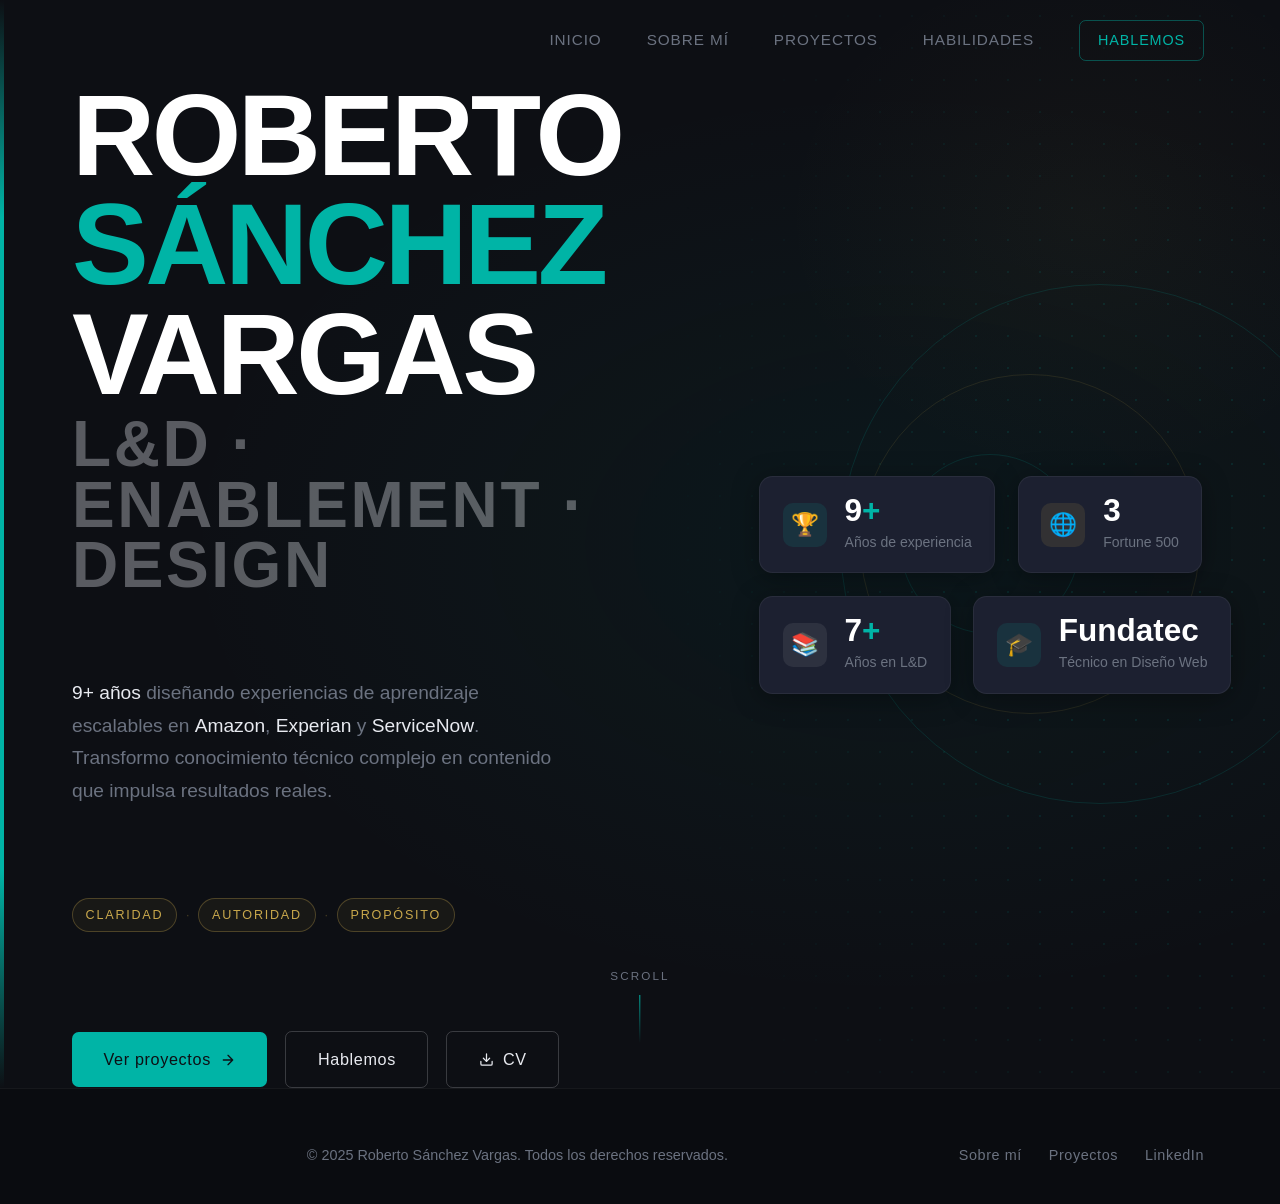
<file: 01-hero.html>
<!DOCTYPE html>
<html lang="es">
<head>
  <meta charset="UTF-8" />
  <meta name="viewport" content="width=device-width, initial-scale=1.0" />
  <title>Hero — Roberto Sánchez Vargas</title>
  <link rel="preconnect" href="https://fonts.googleapis.com" />
  <link rel="preconnect" href="https://fonts.gstatic.com" crossorigin />
  <link href="https://fonts.googleapis.com/css2?family=Syne:wght@700;800&family=DM+Sans:ital,opsz,wght@0,9..40,300;0,9..40,400;0,9..40,500;1,9..40,400&display=swap" rel="stylesheet" />
  <link rel="stylesheet" href="style.css" />
</head>
<body>

  <!-- ══════════════════════════════════════
       NAVBAR (reutilizable)
  ══════════════════════════════════════ -->
  <nav class="navbar" id="mainNavbar" aria-label="Navegación principal">
    <div class="navbar-inner">
      <a href="01-hero.html" class="navbar-logo"></a>
      <button class="navbar-toggle" aria-label="Abrir menú" aria-expanded="false">
        <span></span><span></span><span></span>
      </button>
      <div class="navbar-links">
        <a href="01-hero.html" class="active">Inicio</a>
        <a href="02-about.html">Sobre mí</a>
        <a href="03-projects.html">Proyectos</a>
        <a href="04-skills.html">Habilidades</a>
        <a href="05-contact.html" class="navbar-cta">Hablemos</a>
      </div>
    </div>
  </nav>

  <!-- ══════════════════════════════════════
       HERO
  ══════════════════════════════════════ -->
  <section id="hero" class="hero">

    <!-- Barra teal izquierda -->
    <div class="hero-bar" aria-hidden="true"></div>

    <!-- Fondos decorativos -->
    <div class="hero-bg-noise"  aria-hidden="true"></div>
    <div class="hero-dot-grid"  aria-hidden="true"></div>

    <!-- Círculos outline -->
    <div class="deco-circle deco-circle-teal hero-circle-1" aria-hidden="true"></div>
    <div class="deco-circle deco-circle-gold hero-circle-2" aria-hidden="true"></div>
    <div class="deco-circle deco-circle-teal hero-circle-3" aria-hidden="true"></div>

    <!-- Contenido -->
    <div class="hero-content">

      <!-- Columna izquierda -->
        <h1 class="hero-name fade-up delay-1">
          <span>ROBERTO</span>
          <span class="line-teal">SÁNCHEZ</span>
          <span>VARGAS</span>
          <span class="line-dim">L&amp;D · ENABLEMENT · DESIGN</span>
        </h1>

        <p class="hero-subtitle fade-up delay-2">
          <strong>9+ años</strong> diseñando experiencias de aprendizaje escalables
          en <strong>Amazon</strong>, <strong>Experian</strong> y <strong>ServiceNow</strong>.
          Transformo conocimiento técnico complejo en contenido que impulsa resultados reales.
        </p>

        <!-- Pills de valores -->
        <div class="hero-pills fade-up delay-3" role="list" aria-label="Valores profesionales">
          <span class="hero-pill" role="listitem">Claridad</span>
          <span class="hero-pill-sep" aria-hidden="true">·</span>
          <span class="hero-pill" role="listitem">Autoridad</span>
          <span class="hero-pill-sep" aria-hidden="true">·</span>
          <span class="hero-pill" role="listitem">Propósito</span>
        </div>

        <!-- Botones CTA -->
        <div class="hero-ctas fade-up delay-4">
          <a href="#projects" class="btn-primary">
            Ver proyectos
            <svg width="16" height="16" viewBox="0 0 24 24" fill="none" stroke="currentColor" stroke-width="2" stroke-linecap="round" stroke-linejoin="round" aria-hidden="true"><path d="M5 12h14M12 5l7 7-7 7"/></svg>
          </a>
          <a href="#contact" class="btn-outline">Hablemos</a>
          <a href="cv-roberto-sanchez.pdf" class="btn-outline" download aria-label="Descargar CV en PDF">
            <svg width="15" height="15" viewBox="0 0 24 24" fill="none" stroke="currentColor" stroke-width="2" stroke-linecap="round" stroke-linejoin="round" aria-hidden="true"><path d="M21 15v4a2 2 0 0 1-2 2H5a2 2 0 0 1-2-2v-4"/><polyline points="7 10 12 15 17 10"/><line x1="12" y1="15" x2="12" y2="3"/></svg>
            CV
          </a>
        </div>

      </div>

      <!-- Columna derecha — stat cards -->
      <div class="hero-right" aria-label="Estadísticas profesionales">

        <article class="hero-stat-card fade-in delay-2">
          <div class="hero-stat-icon icon-teal" aria-hidden="true">🏆</div>
          <div>
            <div class="hero-stat-value">9<span class="teal">+</span></div>
            <div class="hero-stat-label">Años de experiencia</div>
          </div>
        </article>

        <article class="hero-stat-card fade-in delay-3">
          <div class="hero-stat-icon icon-gold" aria-hidden="true">🌐</div>
          <div>
            <div class="hero-stat-value">3</div>
            <div class="hero-stat-label">Fortune 500</div>
          </div>
        </article>

        <article class="hero-stat-card fade-in delay-4">
          <div class="hero-stat-icon icon-off" aria-hidden="true">📚</div>
          <div>
            <div class="hero-stat-value">7<span class="teal">+</span></div>
            <div class="hero-stat-label">Años en L&amp;D</div>
          </div>
        </article>

        <article class="hero-stat-card fade-in delay-5">
          <div class="hero-stat-icon icon-teal" aria-hidden="true">🎓</div>
          <div>
            <div class="hero-stat-value">Fundatec</div>
            <div class="hero-stat-label">Técnico en Diseño Web</div>
          </div>
        </article>

      </div>
    </div>

    <!-- Scroll indicator -->
    <div class="hero-scroll" aria-hidden="true">
      <span>Scroll</span>
      <div class="scroll-line"></div>
    </div>

  </section>

  <!-- ══════════════════════════════════════
       FOOTER (reutilizable)
  ══════════════════════════════════════ -->
  <footer class="footer">
    <div class="container">
      <div class="footer-inner">
        <div class="footer-logo"></div>
        <p class="footer-copy">&copy; 2025 Roberto Sánchez Vargas. Todos los derechos reservados.</p>
        <nav class="footer-links" aria-label="Enlaces de footer">
          <a href="02-about.html">Sobre mí</a>
          <a href="03-projects.html">Proyectos</a>
          <a href="https://linkedin.com/in/roberto-sanchez-vargas" target="_blank" rel="noopener">LinkedIn</a>
        </nav>
      </div>
    </div>
  </footer>

  <script src="main.js"></script>
</body>
</html>
<!-- SIGUIENTE: 02-about.html — Sección Sobre mí, dos columnas: bio + logos de empresas / stat blocks -->
</file>
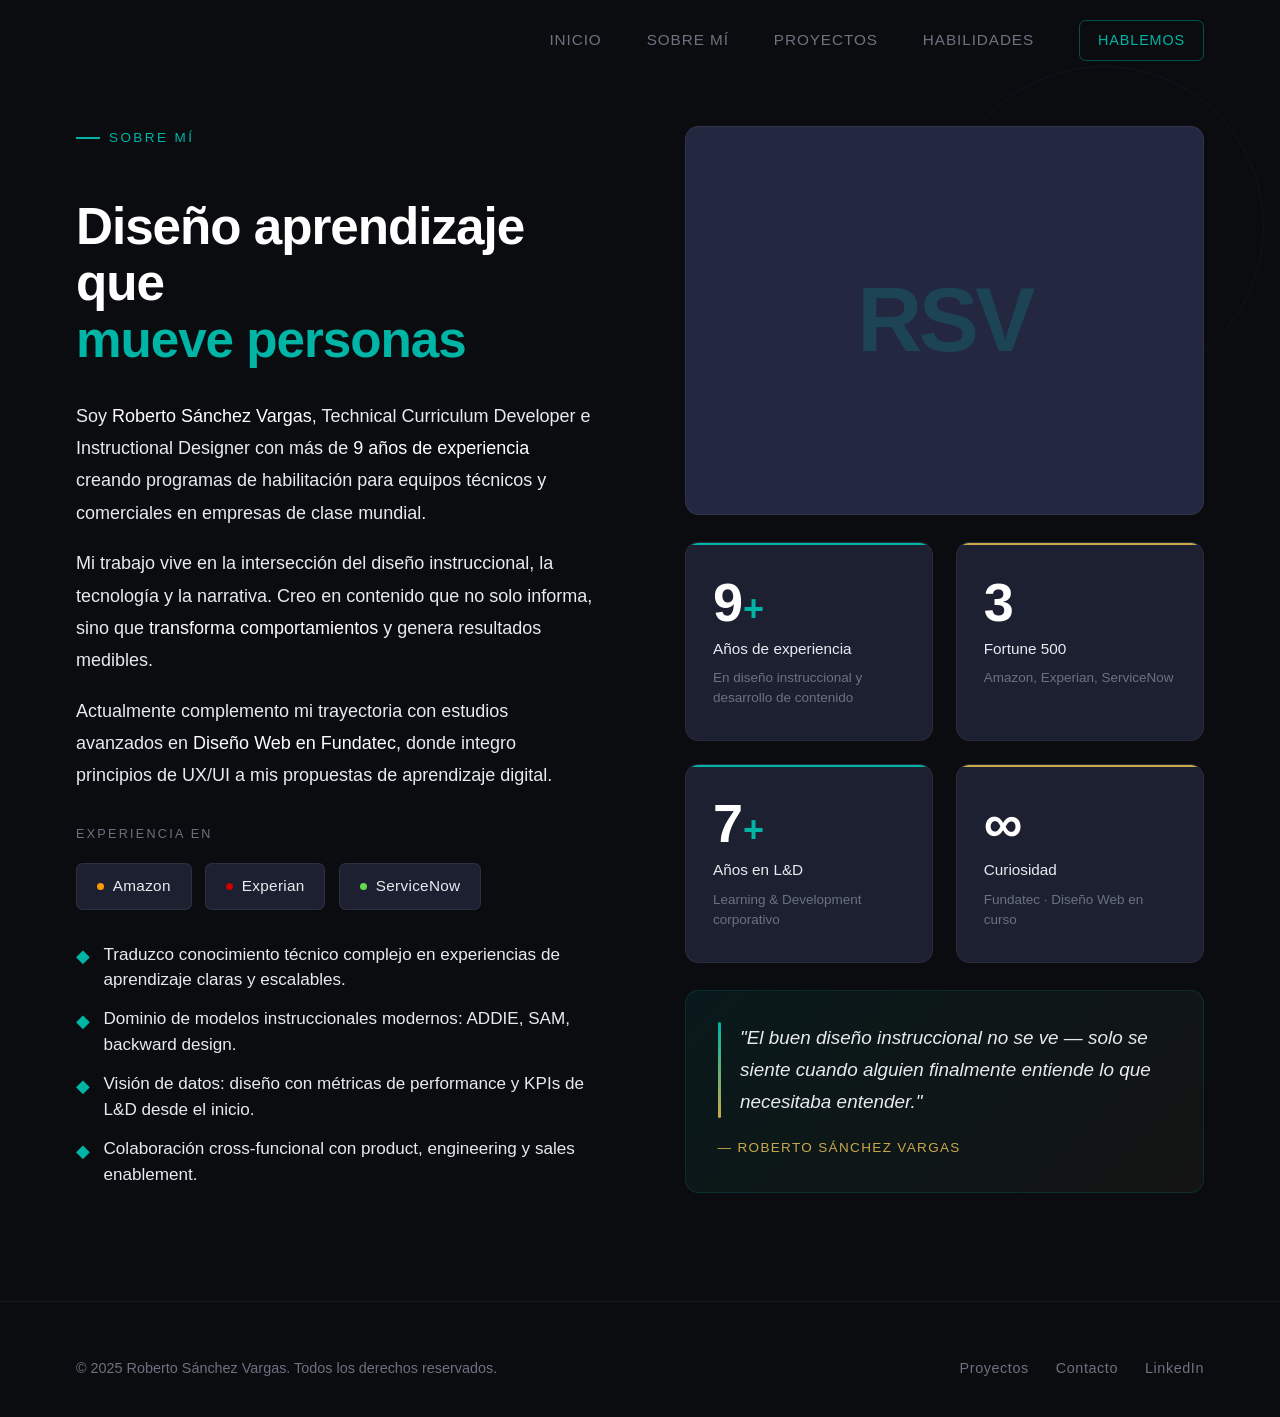
<file: 02-about.html>
<!DOCTYPE html>
<html lang="es">
<head>
  <meta charset="UTF-8" />
  <meta name="viewport" content="width=device-width, initial-scale=1.0" />
  <title>Sobre mí — Roberto Sánchez Vargas</title>
  <link rel="preconnect" href="https://fonts.googleapis.com" />
  <link rel="preconnect" href="https://fonts.gstatic.com" crossorigin />
  <link href="https://fonts.googleapis.com/css2?family=Syne:wght@700;800&family=DM+Sans:ital,opsz,wght@0,9..40,300;0,9..40,400;0,9..40,500;1,9..40,400&display=swap" rel="stylesheet" />
  <link rel="stylesheet" href="style.css" />
</head>
<body>

  <!-- ══════════════════════════════════════
       NAVBAR
  ══════════════════════════════════════ -->
  <nav class="navbar" id="mainNavbar" aria-label="Navegación principal">
    <div class="navbar-inner">
      <a href="01-hero.html" class="navbar-logo"></a>
      <button class="navbar-toggle" aria-label="Abrir menú" aria-expanded="false">
        <span></span><span></span><span></span>
      </button>
      <div class="navbar-links">
        <a href="01-hero.html">Inicio</a>
        <a href="02-about.html" class="active">Sobre mí</a>
        <a href="03-projects.html">Proyectos</a>
        <a href="04-skills.html">Habilidades</a>
        <a href="05-contact.html" class="navbar-cta">Hablemos</a>
      </div>
    </div>
  </nav>

  <!-- ══════════════════════════════════════
       ABOUT
  ══════════════════════════════════════ -->
  <section id="about" class="section about">
    <div class="container">
      <div class="about-grid">

        <!-- ── Columna izquierda ── -->
        <div class="about-left">

          <div class="section-label fade-in">Sobre mí</div>

          <h2 class="about-heading fade-up delay-1">
            Diseño aprendizaje que<br><em>mueve personas</em>
          </h2>

          <div class="about-bio fade-up delay-2">
            <p>
              Soy <strong>Roberto Sánchez Vargas</strong>, Technical Curriculum Developer e
              Instructional Designer con más de <strong>9 años de experiencia</strong>
              creando programas de habilitación para equipos técnicos y comerciales en
              empresas de clase mundial.
            </p>
            <p>
              Mi trabajo vive en la intersección del diseño instruccional, la tecnología
              y la narrativa. Creo en contenido que no solo informa, sino que
              <strong>transforma comportamientos</strong> y genera resultados medibles.
            </p>
            <p>
              Actualmente complemento mi trayectoria con estudios avanzados en
              <strong>Diseño Web en Fundatec</strong>, donde integro principios de UX/UI
              a mis propuestas de aprendizaje digital.
            </p>
          </div>

          <!-- Empresas -->
          <div class="about-companies fade-up delay-3">
            <span class="about-companies-label">Experiencia en</span>
            <div class="companies-row" role="list" aria-label="Empresas donde he trabajado">
              <span class="company-badge" role="listitem">
                <span class="dot dot-amazon"></span> Amazon
              </span>
              <span class="company-badge" role="listitem">
                <span class="dot dot-experian"></span> Experian
              </span>
              <span class="company-badge" role="listitem">
                <span class="dot dot-service"></span> ServiceNow
              </span>
            </div>
          </div>

          <!-- Valores / diferenciadores -->
          <div class="about-values fade-up delay-4" aria-label="Diferenciadores profesionales">
            <div class="about-value-item">
              <span class="value-icon" aria-hidden="true">◆</span>
              <span>Traduzco conocimiento técnico complejo en experiencias de aprendizaje claras y escalables.</span>
            </div>
            <div class="about-value-item">
              <span class="value-icon" aria-hidden="true">◆</span>
              <span>Dominio de modelos instruccionales modernos: ADDIE, SAM, backward design.</span>
            </div>
            <div class="about-value-item">
              <span class="value-icon" aria-hidden="true">◆</span>
              <span>Visión de datos: diseño con métricas de performance y KPIs de L&amp;D desde el inicio.</span>
            </div>
            <div class="about-value-item">
              <span class="value-icon" aria-hidden="true">◆</span>
              <span>Colaboración cross-funcional con product, engineering y sales enablement.</span>
            </div>
          </div>

        </div>

        <!-- ── Columna derecha ── -->
        <div class="about-right">

          <!-- Círculos decorativos -->
          <div class="about-deco"   aria-hidden="true"></div>
          <div class="about-deco-2" aria-hidden="true"></div>

          <!-- Avatar placeholder -->
          <div class="about-avatar fade-in delay-1">
            <div class="avatar-frame">
              <span class="avatar-initials" aria-hidden="true">RSV</span>
            </div>
          </div>

          <!-- Stats grid -->
          <div class="stat-grid" role="list" aria-label="Estadísticas clave">

            <article class="stat-block stat-block-teal fade-up delay-2" role="listitem">
              <div class="stat-number stat-teal">9<span class="stat-accent">+</span></div>
              <div class="stat-label">Años de experiencia</div>
              <div class="stat-desc">En diseño instruccional y desarrollo de contenido</div>
            </article>

            <article class="stat-block stat-block-gold fade-up delay-3" role="listitem">
              <div class="stat-number stat-gold">3</div>
              <div class="stat-label">Fortune 500</div>
              <div class="stat-desc">Amazon, Experian, ServiceNow</div>
            </article>

            <article class="stat-block stat-block-teal fade-up delay-3" role="listitem">
              <div class="stat-number stat-teal">7<span class="stat-accent">+</span></div>
              <div class="stat-label">Años en L&amp;D</div>
              <div class="stat-desc">Learning &amp; Development corporativo</div>
            </article>

            <article class="stat-block stat-block-gold fade-up delay-4" role="listitem">
              <div class="stat-number stat-gold">∞</div>
              <div class="stat-label">Curiosidad</div>
              <div class="stat-desc">Fundatec · Diseño Web en curso</div>
            </article>

          </div>

          <!-- Filosofía -->
          <div class="about-philosophy fade-up delay-5">
            <blockquote class="philosophy-quote">
              "El buen diseño instruccional no se ve — solo se siente cuando alguien
              finalmente entiende lo que necesitaba entender."
            </blockquote>
            <p class="philosophy-author">— Roberto Sánchez Vargas</p>
          </div>

        </div>
      </div>
    </div>
  </section>

  <!-- ══════════════════════════════════════
       FOOTER
  ══════════════════════════════════════ -->
  <footer class="footer">
    <div class="container">
      <div class="footer-inner">

        <p class="footer-copy">&copy; 2025 Roberto Sánchez Vargas. Todos los derechos reservados.</p>
        <nav class="footer-links" aria-label="Enlaces de footer">
          <a href="index.html#projects">Proyectos</a>
          <a href="index.html#contact">Contacto</a>
          <a href="https://linkedin.com/in/roberto-sanchez-vargas" target="_blank" rel="noopener">LinkedIn</a>
        </nav>
      </div>
    </div>
  </footer>

  <script src="main.js"></script>
</body>
</html>
<!-- SIGUIENTE: 03-projects.html — Grid de 3 tarjetas de proyectos con badges, tool tags y links -->
</file>
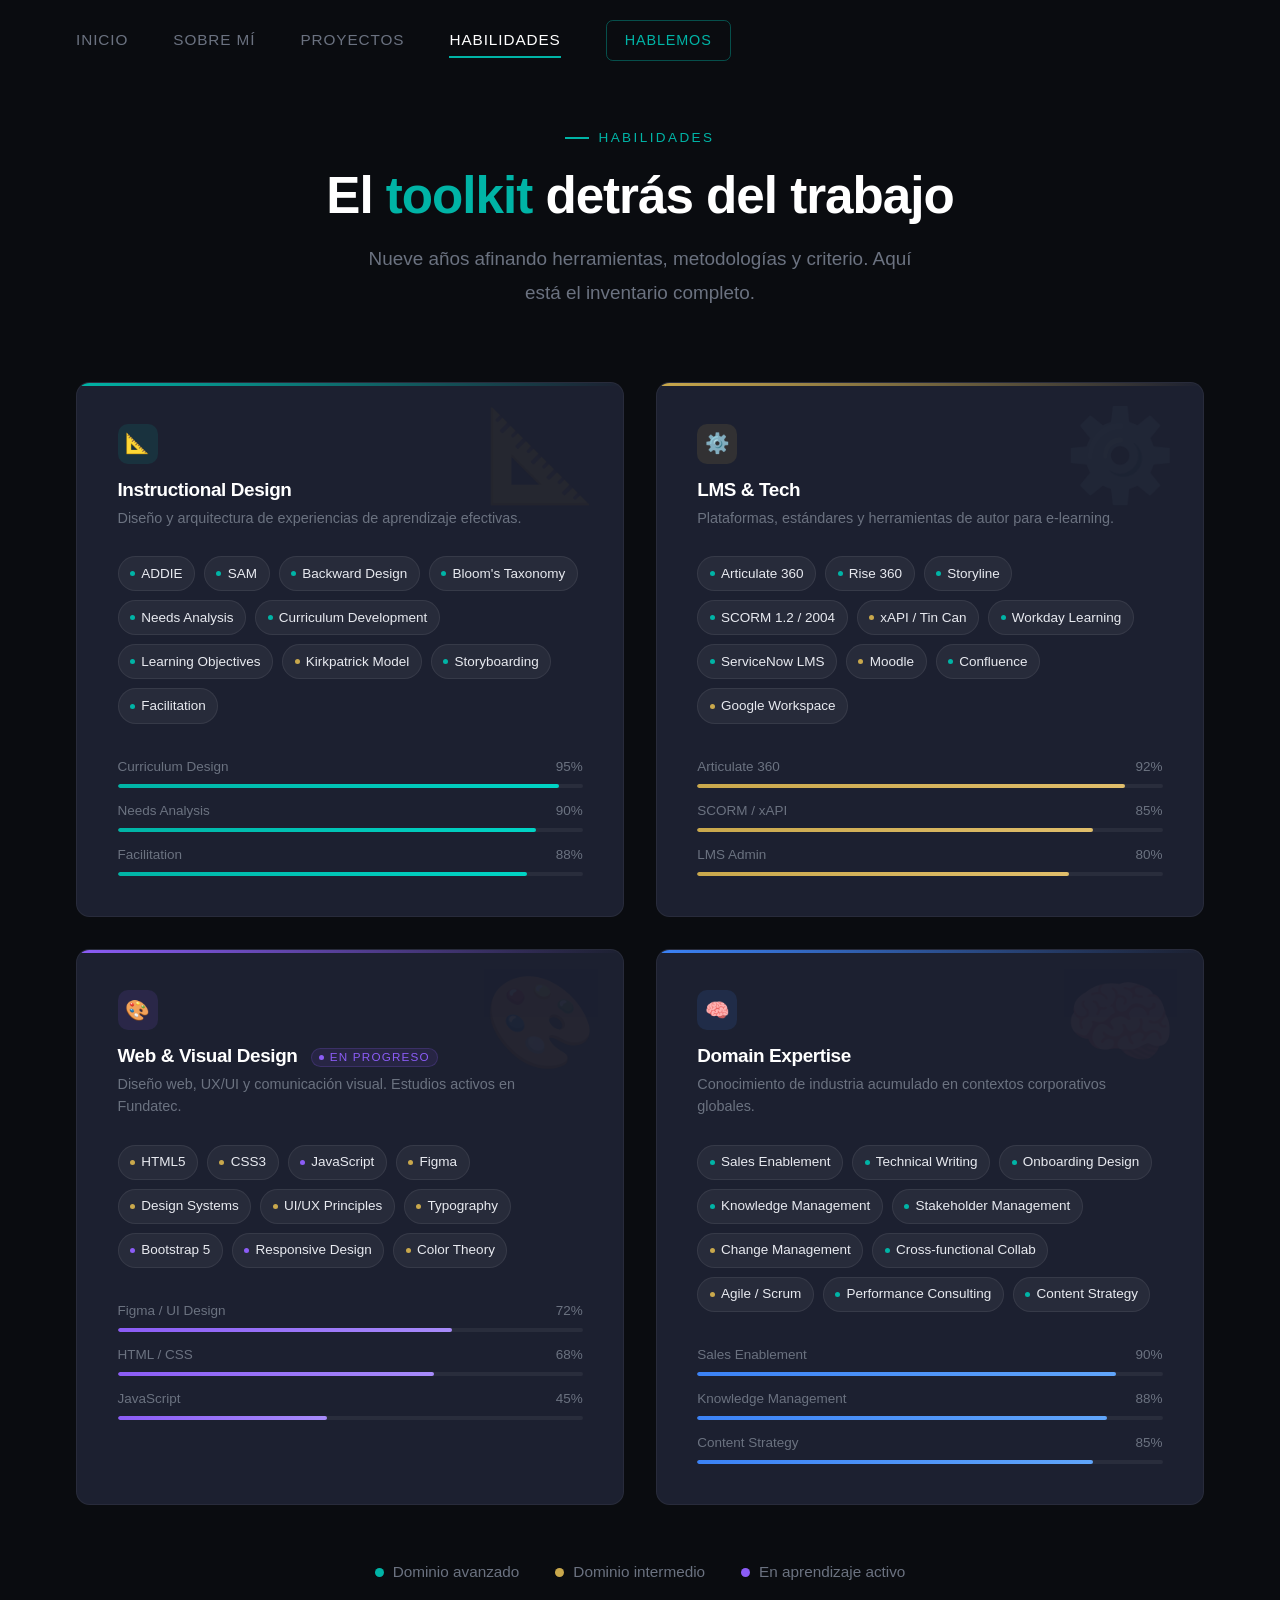
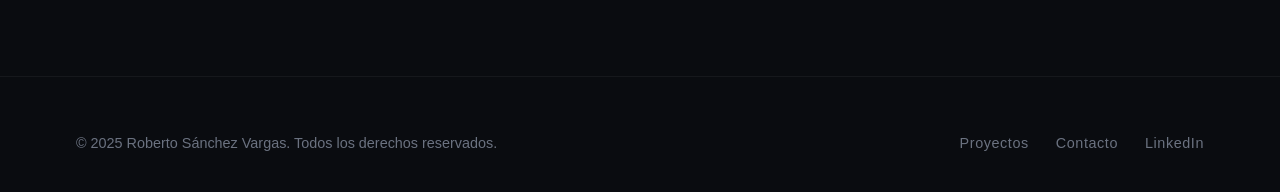
<file: 04-skills.html>
<!DOCTYPE html>
<html lang="es">
<head>
  <meta charset="UTF-8" />
  <meta name="viewport" content="width=device-width, initial-scale=1.0" />
  <title>Habilidades — Roberto Sánchez Vargas</title>
  <link rel="preconnect" href="https://fonts.googleapis.com" />
  <link rel="preconnect" href="https://fonts.gstatic.com" crossorigin />
  <link href="https://fonts.googleapis.com/css2?family=Syne:wght@700;800&family=DM+Sans:ital,opsz,wght@0,9..40,300;0,9..40,400;0,9..40,500;1,9..40,400&display=swap" rel="stylesheet" />
  <link rel="stylesheet" href="style.css" />
</head>
<body>

  <!-- ══════════════════════════════════════
       NAVBAR
  ══════════════════════════════════════ -->
  <nav class="navbar" id="mainNavbar" aria-label="Navegación principal">
    <div class="navbar-inner">

      <button class="navbar-toggle" aria-label="Abrir menú" aria-expanded="false">
        <span></span><span></span><span></span>
      </button>
      <div class="navbar-links">
        <a href="index.html#hero">Inicio</a>
        <a href="index.html#about">Sobre mí</a>
        <a href="index.html#projects">Proyectos</a>
        <a href="#skills" class="active">Habilidades</a>
        <a href="index.html#contact" class="navbar-cta">Hablemos</a>
      </div>
    </div>
  </nav>

  <!-- ══════════════════════════════════════
       SKILLS
  ══════════════════════════════════════ -->
  <section id="skills" class="section skills">
    <div class="container">

      <!-- Header -->
      <header class="skills-header">
        <div class="section-label fade-in">Habilidades</div>
        <h2 class="skills-heading fade-up delay-1">
          El <em>toolkit</em> detrás del trabajo
        </h2>
        <p class="skills-sub fade-up delay-2">
          Nueve años afinando herramientas, metodologías y criterio.
          Aquí está el inventario completo.
        </p>
      </header>

      <!-- Grid 2×2 -->
      <div class="skills-grid" role="list">

        <!-- ── GRUPO 1: Instructional Design ── -->
        <article class="skill-group sg-teal fade-up delay-2" role="listitem">
          <span class="skill-group-bg-icon" aria-hidden="true">📐</span>

          <div class="skill-group-header">
            <div class="skill-group-icon icon-bg-teal" aria-hidden="true">📐</div>
            <h3 class="skill-group-title">Instructional Design</h3>
            <p class="skill-group-desc">Diseño y arquitectura de experiencias de aprendizaje efectivas.</p>
          </div>

          <div class="skill-pills" role="list" aria-label="Skills de diseño instruccional">
            <span class="skill-pill" role="listitem"><span class="skill-pill-dot level-high"></span>ADDIE</span>
            <span class="skill-pill" role="listitem"><span class="skill-pill-dot level-high"></span>SAM</span>
            <span class="skill-pill" role="listitem"><span class="skill-pill-dot level-high"></span>Backward Design</span>
            <span class="skill-pill" role="listitem"><span class="skill-pill-dot level-high"></span>Bloom's Taxonomy</span>
            <span class="skill-pill" role="listitem"><span class="skill-pill-dot level-high"></span>Needs Analysis</span>
            <span class="skill-pill" role="listitem"><span class="skill-pill-dot level-high"></span>Curriculum Development</span>
            <span class="skill-pill" role="listitem"><span class="skill-pill-dot level-high"></span>Learning Objectives</span>
            <span class="skill-pill" role="listitem"><span class="skill-pill-dot level-mid"></span>Kirkpatrick Model</span>
            <span class="skill-pill" role="listitem"><span class="skill-pill-dot level-high"></span>Storyboarding</span>
            <span class="skill-pill" role="listitem"><span class="skill-pill-dot level-high"></span>Facilitation</span>
          </div>

          <div class="skill-progress-row" aria-label="Nivel de dominio por área">
            <div class="skill-bar-item">
              <div class="skill-bar-label">
                <span>Curriculum Design</span><span>95%</span>
              </div>
              <div class="skill-bar-track">
                <div class="skill-bar-fill fill-teal" style="--target-width: 95%"></div>
              </div>
            </div>
            <div class="skill-bar-item">
              <div class="skill-bar-label">
                <span>Needs Analysis</span><span>90%</span>
              </div>
              <div class="skill-bar-track">
                <div class="skill-bar-fill fill-teal" style="--target-width: 90%"></div>
              </div>
            </div>
            <div class="skill-bar-item">
              <div class="skill-bar-label">
                <span>Facilitation</span><span>88%</span>
              </div>
              <div class="skill-bar-track">
                <div class="skill-bar-fill fill-teal" style="--target-width: 88%"></div>
              </div>
            </div>
          </div>
        </article>

        <!-- ── GRUPO 2: LMS & Tech ── -->
        <article class="skill-group sg-gold fade-up delay-3" role="listitem">
          <span class="skill-group-bg-icon" aria-hidden="true">⚙️</span>

          <div class="skill-group-header">
            <div class="skill-group-icon icon-bg-gold" aria-hidden="true">⚙️</div>
            <h3 class="skill-group-title">LMS &amp; Tech</h3>
            <p class="skill-group-desc">Plataformas, estándares y herramientas de autor para e-learning.</p>
          </div>

          <div class="skill-pills" role="list" aria-label="Skills de LMS y tecnología">
            <span class="skill-pill" role="listitem"><span class="skill-pill-dot level-high"></span>Articulate 360</span>
            <span class="skill-pill" role="listitem"><span class="skill-pill-dot level-high"></span>Rise 360</span>
            <span class="skill-pill" role="listitem"><span class="skill-pill-dot level-high"></span>Storyline</span>
            <span class="skill-pill" role="listitem"><span class="skill-pill-dot level-high"></span>SCORM 1.2 / 2004</span>
            <span class="skill-pill" role="listitem"><span class="skill-pill-dot level-mid"></span>xAPI / Tin Can</span>
            <span class="skill-pill" role="listitem"><span class="skill-pill-dot level-high"></span>Workday Learning</span>
            <span class="skill-pill" role="listitem"><span class="skill-pill-dot level-high"></span>ServiceNow LMS</span>
            <span class="skill-pill" role="listitem"><span class="skill-pill-dot level-mid"></span>Moodle</span>
            <span class="skill-pill" role="listitem"><span class="skill-pill-dot level-high"></span>Confluence</span>
            <span class="skill-pill" role="listitem"><span class="skill-pill-dot level-mid"></span>Google Workspace</span>
          </div>

          <div class="skill-progress-row" aria-label="Nivel de dominio por herramienta">
            <div class="skill-bar-item">
              <div class="skill-bar-label">
                <span>Articulate 360</span><span>92%</span>
              </div>
              <div class="skill-bar-track">
                <div class="skill-bar-fill fill-gold" style="--target-width: 92%"></div>
              </div>
            </div>
            <div class="skill-bar-item">
              <div class="skill-bar-label">
                <span>SCORM / xAPI</span><span>85%</span>
              </div>
              <div class="skill-bar-track">
                <div class="skill-bar-fill fill-gold" style="--target-width: 85%"></div>
              </div>
            </div>
            <div class="skill-bar-item">
              <div class="skill-bar-label">
                <span>LMS Admin</span><span>80%</span>
              </div>
              <div class="skill-bar-track">
                <div class="skill-bar-fill fill-gold" style="--target-width: 80%"></div>
              </div>
            </div>
          </div>
        </article>

        <!-- ── GRUPO 3: Web & Visual Design ── -->
        <article class="skill-group sg-purple fade-up delay-3" role="listitem">
          <span class="skill-group-bg-icon" aria-hidden="true">🎨</span>

          <div class="skill-group-header">
            <div class="skill-group-icon icon-bg-purple" aria-hidden="true">🎨</div>
            <h3 class="skill-group-title">
              Web &amp; Visual Design
              <span class="in-progress-badge">
                <span class="in-progress-dot"></span>En progreso
              </span>
            </h3>
            <p class="skill-group-desc">Diseño web, UX/UI y comunicación visual. Estudios activos en Fundatec.</p>
          </div>

          <div class="skill-pills" role="list" aria-label="Skills de diseño web y visual">
            <span class="skill-pill" role="listitem"><span class="skill-pill-dot level-mid"></span>HTML5</span>
            <span class="skill-pill" role="listitem"><span class="skill-pill-dot level-mid"></span>CSS3</span>
            <span class="skill-pill" role="listitem"><span class="skill-pill-dot level-learn"></span>JavaScript</span>
            <span class="skill-pill" role="listitem"><span class="skill-pill-dot level-mid"></span>Figma</span>
            <span class="skill-pill" role="listitem"><span class="skill-pill-dot level-mid"></span>Design Systems</span>
            <span class="skill-pill" role="listitem"><span class="skill-pill-dot level-mid"></span>UI/UX Principles</span>
            <span class="skill-pill" role="listitem"><span class="skill-pill-dot level-mid"></span>Typography</span>
            <span class="skill-pill" role="listitem"><span class="skill-pill-dot level-learn"></span>Bootstrap 5</span>
            <span class="skill-pill" role="listitem"><span class="skill-pill-dot level-learn"></span>Responsive Design</span>
            <span class="skill-pill" role="listitem"><span class="skill-pill-dot level-mid"></span>Color Theory</span>
          </div>

          <div class="skill-progress-row" aria-label="Nivel de dominio por área de diseño">
            <div class="skill-bar-item">
              <div class="skill-bar-label">
                <span>Figma / UI Design</span><span>72%</span>
              </div>
              <div class="skill-bar-track">
                <div class="skill-bar-fill fill-purple" style="--target-width: 72%"></div>
              </div>
            </div>
            <div class="skill-bar-item">
              <div class="skill-bar-label">
                <span>HTML / CSS</span><span>68%</span>
              </div>
              <div class="skill-bar-track">
                <div class="skill-bar-fill fill-purple" style="--target-width: 68%"></div>
              </div>
            </div>
            <div class="skill-bar-item">
              <div class="skill-bar-label">
                <span>JavaScript</span><span>45%</span>
              </div>
              <div class="skill-bar-track">
                <div class="skill-bar-fill fill-purple" style="--target-width: 45%"></div>
              </div>
            </div>
          </div>
        </article>

        <!-- ── GRUPO 4: Domain Expertise ── -->
        <article class="skill-group sg-blue fade-up delay-4" role="listitem">
          <span class="skill-group-bg-icon" aria-hidden="true">🧠</span>

          <div class="skill-group-header">
            <div class="skill-group-icon icon-bg-blue" aria-hidden="true">🧠</div>
            <h3 class="skill-group-title">Domain Expertise</h3>
            <p class="skill-group-desc">Conocimiento de industria acumulado en contextos corporativos globales.</p>
          </div>

          <div class="skill-pills" role="list" aria-label="Skills de dominio de industria">
            <span class="skill-pill" role="listitem"><span class="skill-pill-dot level-high"></span>Sales Enablement</span>
            <span class="skill-pill" role="listitem"><span class="skill-pill-dot level-high"></span>Technical Writing</span>
            <span class="skill-pill" role="listitem"><span class="skill-pill-dot level-high"></span>Onboarding Design</span>
            <span class="skill-pill" role="listitem"><span class="skill-pill-dot level-high"></span>Knowledge Management</span>
            <span class="skill-pill" role="listitem"><span class="skill-pill-dot level-high"></span>Stakeholder Management</span>
            <span class="skill-pill" role="listitem"><span class="skill-pill-dot level-mid"></span>Change Management</span>
            <span class="skill-pill" role="listitem"><span class="skill-pill-dot level-high"></span>Cross-functional Collab</span>
            <span class="skill-pill" role="listitem"><span class="skill-pill-dot level-mid"></span>Agile / Scrum</span>
            <span class="skill-pill" role="listitem"><span class="skill-pill-dot level-high"></span>Performance Consulting</span>
            <span class="skill-pill" role="listitem"><span class="skill-pill-dot level-high"></span>Content Strategy</span>
          </div>

          <div class="skill-progress-row" aria-label="Nivel de dominio por área">
            <div class="skill-bar-item">
              <div class="skill-bar-label">
                <span>Sales Enablement</span><span>90%</span>
              </div>
              <div class="skill-bar-track">
                <div class="skill-bar-fill fill-blue" style="--target-width: 90%"></div>
              </div>
            </div>
            <div class="skill-bar-item">
              <div class="skill-bar-label">
                <span>Knowledge Management</span><span>88%</span>
              </div>
              <div class="skill-bar-track">
                <div class="skill-bar-fill fill-blue" style="--target-width: 88%"></div>
              </div>
            </div>
            <div class="skill-bar-item">
              <div class="skill-bar-label">
                <span>Content Strategy</span><span>85%</span>
              </div>
              <div class="skill-bar-track">
                <div class="skill-bar-fill fill-blue" style="--target-width: 85%"></div>
              </div>
            </div>
          </div>
        </article>

      </div><!-- /skills-grid -->

      <!-- Leyenda de niveles -->
      <div class="skills-legend fade-in delay-5" aria-label="Leyenda de niveles de dominio">
        <div class="legend-item">
          <div class="legend-dot" style="background: var(--teal)"></div>
          <span>Dominio avanzado</span>
        </div>
        <div class="legend-item">
          <div class="legend-dot" style="background: var(--gold)"></div>
          <span>Dominio intermedio</span>
        </div>
        <div class="legend-item">
          <div class="legend-dot" style="background: #8B5CF6"></div>
          <span>En aprendizaje activo</span>
        </div>
      </div>

    </div>
  </section>

  <!-- ══════════════════════════════════════
       FOOTER
  ══════════════════════════════════════ -->
  <footer class="footer">
    <div class="container">
      <div class="footer-inner">

        <p class="footer-copy">&copy; 2025 Roberto Sánchez Vargas. Todos los derechos reservados.</p>
        <nav class="footer-links" aria-label="Enlaces de footer">
          <a href="index.html#projects">Proyectos</a>
          <a href="index.html#contact">Contacto</a>
          <a href="https://linkedin.com/in/roberto-sanchez-vargas" target="_blank" rel="noopener">LinkedIn</a>
        </nav>
      </div>
    </div>
  </footer>

  <script src="main.js"></script>
</body>
</html>
<!-- SIGUIENTE: 05-contact.html — Sección Contacto centrada con email, LinkedIn, CV y firma de valores -->
</file>
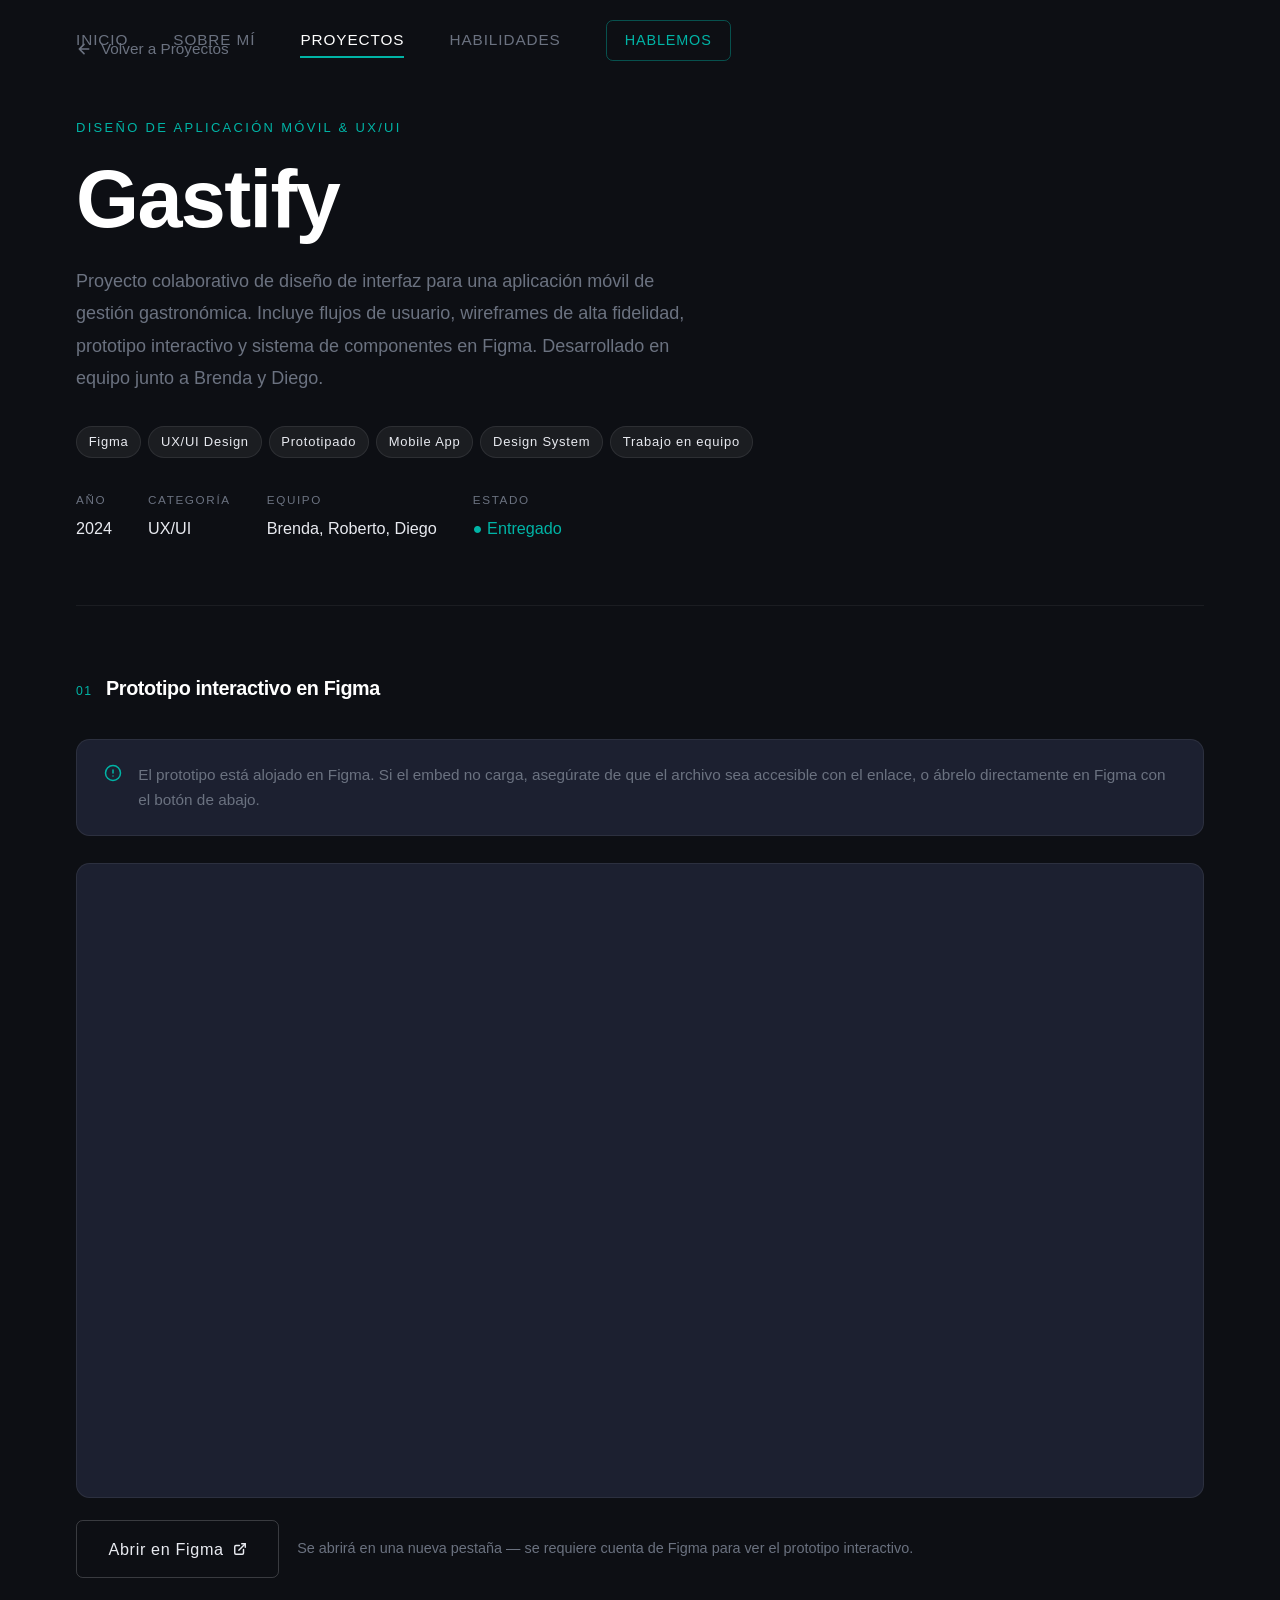
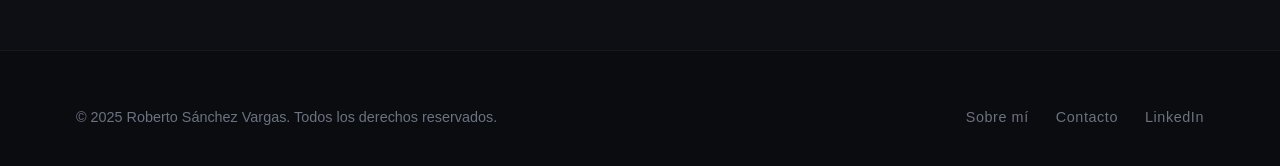
<file: project-gastify.html>
<!DOCTYPE html>
<html lang="es">
<head>
  <meta charset="UTF-8" />
  <meta name="viewport" content="width=device-width, initial-scale=1.0" />
  <title>Gastify — Roberto Sánchez Vargas</title>
  <link rel="preconnect" href="https://fonts.googleapis.com" />
  <link rel="preconnect" href="https://fonts.gstatic.com" crossorigin />
  <link href="https://fonts.googleapis.com/css2?family=Syne:wght@700;800&family=DM+Sans:ital,opsz,wght@0,9..40,300;0,9..40,400;0,9..40,500;1,9..40,400&display=swap" rel="stylesheet" />
  <link rel="stylesheet" href="style.css" />
</head>
<body>

  <!-- ═══════════════════════════ NAVBAR ═══════════════════════════ -->
  <nav class="navbar" id="mainNavbar" aria-label="Navegación principal">
    <div class="navbar-inner">

      <button class="navbar-toggle" aria-label="Abrir menú" aria-expanded="false">
        <span></span><span></span><span></span>
      </button>
      <div class="navbar-links">
        <a href="index.html#hero">Inicio</a>
        <a href="index.html#about">Sobre mí</a>
        <a href="03-projects.html" class="active">Proyectos</a>
        <a href="index.html#skills">Habilidades</a>
        <a href="index.html#contact" class="navbar-cta">Hablemos</a>
      </div>
    </div>
  </nav>

  <!-- ═══════════════════════════ MAIN ═══════════════════════════ -->
  <main>
    <div class="container">

      <!-- Back -->
      <a href="03-projects.html" class="proj-back">
        <svg width="16" height="16" viewBox="0 0 24 24" fill="none" stroke="currentColor" stroke-width="2.5" stroke-linecap="round" stroke-linejoin="round" aria-hidden="true"><path d="M19 12H5M12 19l-7-7 7-7"/></svg>
        Volver a Proyectos
      </a>

      <!-- Hero -->
      <header class="proj-hero">
        <p class="proj-eyebrow">Diseño de Aplicación Móvil &amp; UX/UI</p>
        <h1 class="proj-title">Gastify</h1>
        <p class="proj-desc">
          Proyecto colaborativo de diseño de interfaz para una aplicación móvil
          de gestión gastronómica. Incluye flujos de usuario, wireframes de alta
          fidelidad, prototipo interactivo y sistema de componentes en Figma.
          Desarrollado en equipo junto a Brenda y Diego.
        </p>
        <div class="proj-tags">
          <span class="pill-tag">Figma</span>
          <span class="pill-tag">UX/UI Design</span>
          <span class="pill-tag">Prototipado</span>
          <span class="pill-tag">Mobile App</span>
          <span class="pill-tag">Design System</span>
          <span class="pill-tag">Trabajo en equipo</span>
        </div>
        <div class="proj-meta-row">
          <div class="proj-meta-item">
            <span class="proj-meta-label">Año</span>
            <span class="proj-meta-value">2024</span>
          </div>
          <div class="proj-meta-item">
            <span class="proj-meta-label">Categoría</span>
            <span class="proj-meta-value">UX/UI</span>
          </div>
          <div class="proj-meta-item">
            <span class="proj-meta-label">Equipo</span>
            <span class="proj-meta-value">Brenda, Roberto, Diego</span>
          </div>
          <div class="proj-meta-item">
            <span class="proj-meta-label">Estado</span>
            <span class="proj-meta-value" style="color: var(--teal)">● Entregado</span>
          </div>
        </div>
      </header>

      <!-- 01 · Prototipo en Figma -->
      <section class="proj-section">
        <div class="proj-section-header">
          <span class="proj-section-num">01</span>
          <h2 class="proj-section-title">Prototipo interactivo en Figma</h2>
        </div>

        <div class="figma-note-box">
          <svg width="18" height="18" viewBox="0 0 24 24" fill="none" stroke="var(--teal)" stroke-width="2" stroke-linecap="round" stroke-linejoin="round" aria-hidden="true"><circle cx="12" cy="12" r="10"/><line x1="12" y1="8" x2="12" y2="12"/><line x1="12" y1="16" x2="12.01" y2="16"/></svg>
          <p>
            El prototipo está alojado en Figma. Si el embed no carga, asegúrate de que el
            archivo sea accesible con el enlace, o ábrelo directamente en Figma con el botón
            de abajo.
          </p>
        </div>

        <div class="figma-embed-wrap">
          <iframe
            class="figma-embed"
            src="https://www.figma.com/embed?embed_host=share&url=https%3A%2F%2Fwww.figma.com%2Fdesign%2FKNpqeFRt2A9XBASy1347nJ%2FProyecto-final---Brenda--Roberto-y-Diego%3Fnode-id%3D0-1%26t%3DvtYCxOy0878yeOrw-1"
            allowfullscreen
            title="Gastify — Prototipo en Figma"
            loading="lazy"
          ></iframe>
        </div>

        <div class="figma-link-row">
          <a href="https://www.figma.com/design/KNpqeFRt2A9XBASy1347nJ/Proyecto-final---Brenda--Roberto-y-Diego?node-id=0-1&t=vtYCxOy0878yeOrw-1"
             target="_blank" rel="noopener" class="btn-outline">
            Abrir en Figma
            <svg width="14" height="14" viewBox="0 0 24 24" fill="none" stroke="currentColor" stroke-width="2.5" stroke-linecap="round" stroke-linejoin="round" aria-hidden="true"><path d="M18 13v6a2 2 0 0 1-2 2H5a2 2 0 0 1-2-2V8a2 2 0 0 1 2-2h6"/><polyline points="15 3 21 3 21 9"/><line x1="10" y1="14" x2="21" y2="3"/></svg>
          </a>
          <span class="figma-note">Se abrirá en una nueva pestaña — se requiere cuenta de Figma para ver el prototipo interactivo.</span>
        </div>
      </section>

    </div><!-- /container -->
  </main>

  <!-- ═══════════════════════════ FOOTER ═══════════════════════════ -->
  <footer class="footer">
    <div class="container">
      <div class="footer-inner">

        <p class="footer-copy">&copy; 2025 Roberto Sánchez Vargas. Todos los derechos reservados.</p>
        <nav class="footer-links" aria-label="Enlaces de footer">
          <a href="index.html#about">Sobre mí</a>
          <a href="index.html#contact">Contacto</a>
          <a href="https://linkedin.com/in/roberto-sanchez-vargas" target="_blank" rel="noopener">LinkedIn</a>
        </nav>
      </div>
    </div>
  </footer>

  <script src="main.js"></script>
</body>
</html>
</file>
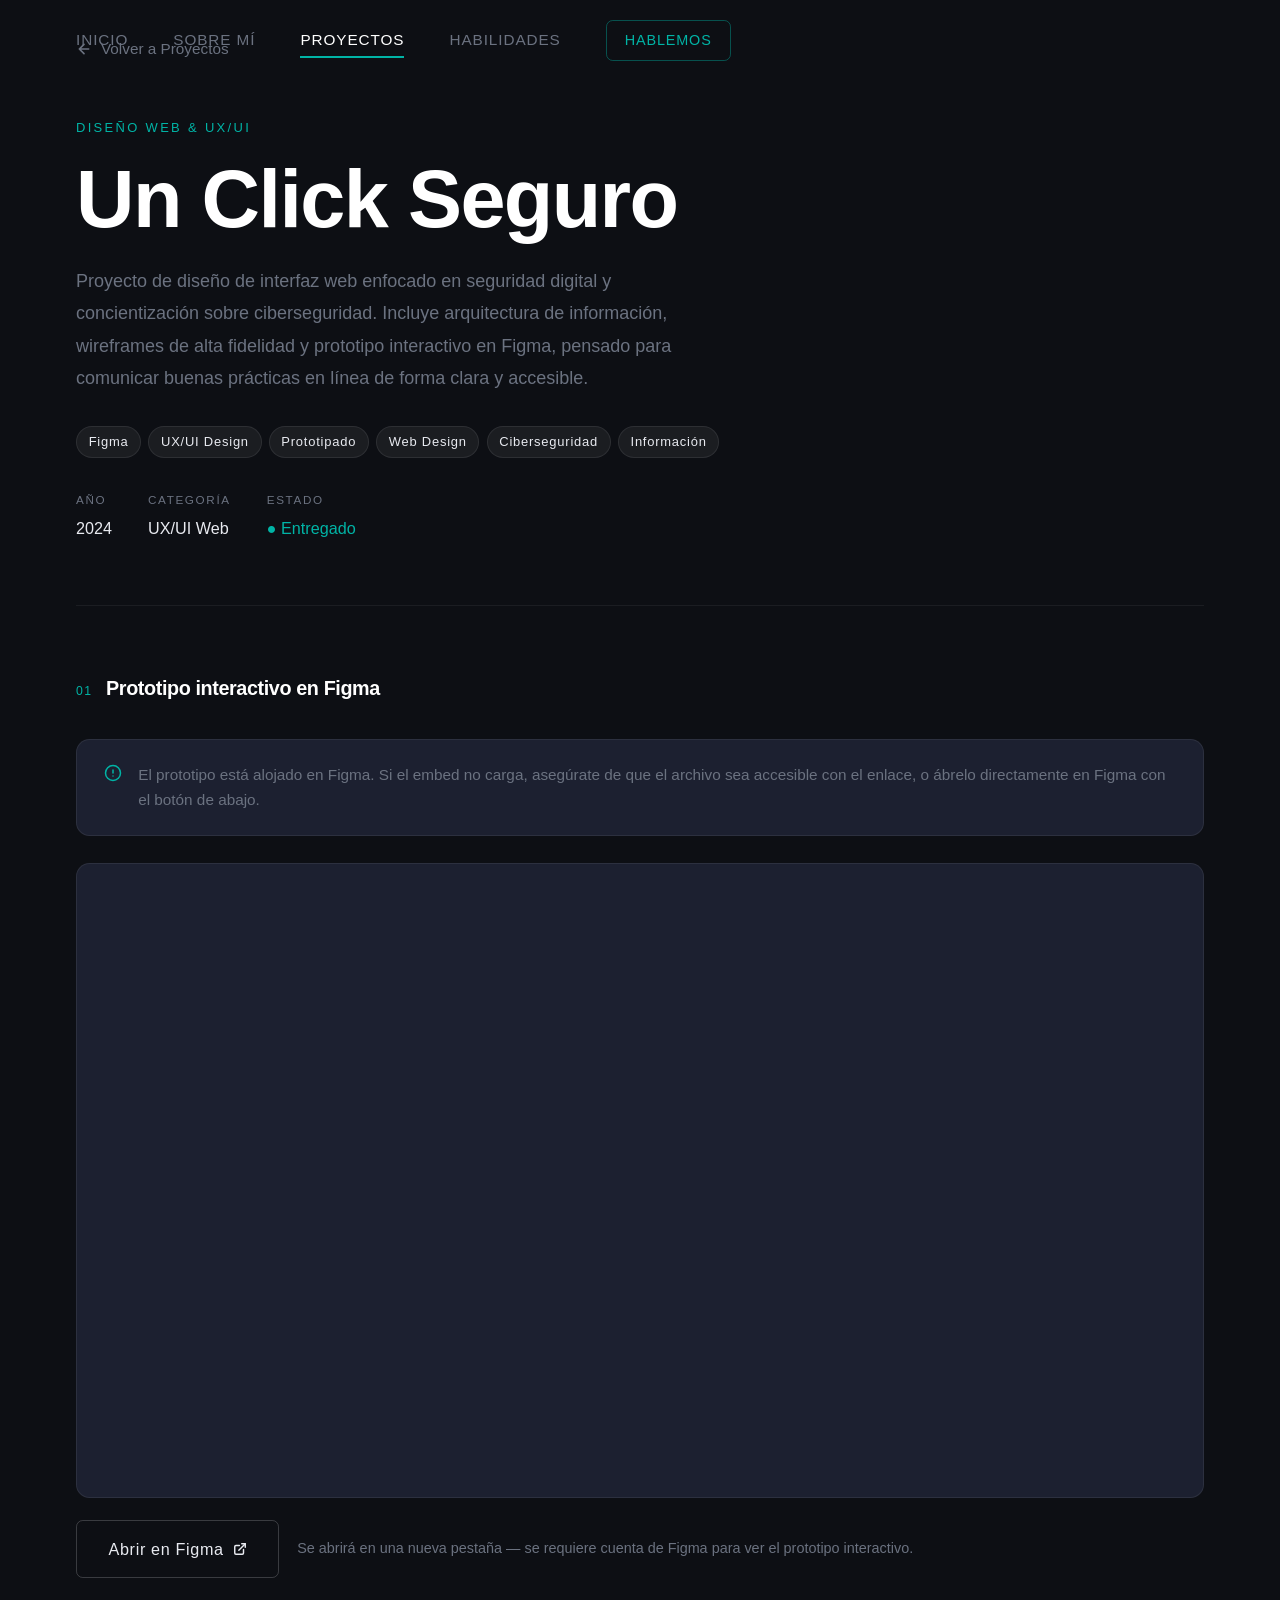
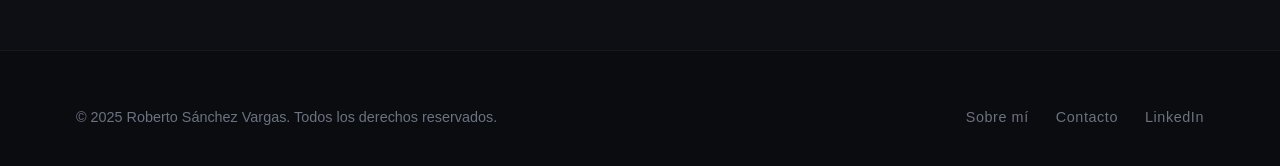
<file: project-un-click-seguro.html>
<!DOCTYPE html>
<html lang="es">
<head>
  <meta charset="UTF-8" />
  <meta name="viewport" content="width=device-width, initial-scale=1.0" />
  <title>Un Click Seguro — Roberto Sánchez Vargas</title>
  <link rel="preconnect" href="https://fonts.googleapis.com" />
  <link rel="preconnect" href="https://fonts.gstatic.com" crossorigin />
  <link href="https://fonts.googleapis.com/css2?family=Syne:wght@700;800&family=DM+Sans:ital,opsz,wght@0,9..40,300;0,9..40,400;0,9..40,500;1,9..40,400&display=swap" rel="stylesheet" />
  <link rel="stylesheet" href="style.css" />
</head>
<body>

  <!-- ═══════════════════════════ NAVBAR ═══════════════════════════ -->
  <nav class="navbar" id="mainNavbar" aria-label="Navegación principal">
    <div class="navbar-inner">

      <button class="navbar-toggle" aria-label="Abrir menú" aria-expanded="false">
        <span></span><span></span><span></span>
      </button>
      <div class="navbar-links">
        <a href="index.html#hero">Inicio</a>
        <a href="index.html#about">Sobre mí</a>
        <a href="03-projects.html" class="active">Proyectos</a>
        <a href="index.html#skills">Habilidades</a>
        <a href="index.html#contact" class="navbar-cta">Hablemos</a>
      </div>
    </div>
  </nav>

  <!-- ═══════════════════════════ MAIN ═══════════════════════════ -->
  <main>
    <div class="container">

      <!-- Back -->
      <a href="03-projects.html" class="proj-back">
        <svg width="16" height="16" viewBox="0 0 24 24" fill="none" stroke="currentColor" stroke-width="2.5" stroke-linecap="round" stroke-linejoin="round" aria-hidden="true"><path d="M19 12H5M12 19l-7-7 7-7"/></svg>
        Volver a Proyectos
      </a>

      <!-- Hero -->
      <header class="proj-hero">
        <p class="proj-eyebrow">Diseño Web &amp; UX/UI</p>
        <h1 class="proj-title">Un Click Seguro</h1>
        <p class="proj-desc">
          Proyecto de diseño de interfaz web enfocado en seguridad digital y concientización
          sobre ciberseguridad. Incluye arquitectura de información, wireframes de alta
          fidelidad y prototipo interactivo en Figma, pensado para comunicar buenas prácticas
          en línea de forma clara y accesible.
        </p>
        <div class="proj-tags">
          <span class="pill-tag">Figma</span>
          <span class="pill-tag">UX/UI Design</span>
          <span class="pill-tag">Prototipado</span>
          <span class="pill-tag">Web Design</span>
          <span class="pill-tag">Ciberseguridad</span>
          <span class="pill-tag">Información</span>
        </div>
        <div class="proj-meta-row">
          <div class="proj-meta-item">
            <span class="proj-meta-label">Año</span>
            <span class="proj-meta-value">2024</span>
          </div>
          <div class="proj-meta-item">
            <span class="proj-meta-label">Categoría</span>
            <span class="proj-meta-value">UX/UI Web</span>
          </div>
          <div class="proj-meta-item">
            <span class="proj-meta-label">Estado</span>
            <span class="proj-meta-value" style="color: var(--teal)">● Entregado</span>
          </div>
        </div>
      </header>

      <!-- 01 · Prototipo en Figma -->
      <section class="proj-section">
        <div class="proj-section-header">
          <span class="proj-section-num">01</span>
          <h2 class="proj-section-title">Prototipo interactivo en Figma</h2>
        </div>

        <div class="figma-note-box">
          <svg width="18" height="18" viewBox="0 0 24 24" fill="none" stroke="var(--teal)" stroke-width="2" stroke-linecap="round" stroke-linejoin="round" aria-hidden="true"><circle cx="12" cy="12" r="10"/><line x1="12" y1="8" x2="12" y2="12"/><line x1="12" y1="16" x2="12.01" y2="16"/></svg>
          <p>
            El prototipo está alojado en Figma. Si el embed no carga, asegúrate de que el
            archivo sea accesible con el enlace, o ábrelo directamente en Figma con el botón
            de abajo.
          </p>
        </div>

        <div class="figma-embed-wrap">
          <iframe
            class="figma-embed"
            src="https://www.figma.com/embed?embed_host=share&url=https%3A%2F%2Fwww.figma.com%2Fdesign%2Fa54TRy3ih2B1ckl1yayf0K%2FProyecto-Final---Roberto-Sanchez%3Fnode-id%3D4908-449%26t%3DDr6PR1F6X0qe4VTB-1"
            allowfullscreen
            title="Un Click Seguro — Prototipo en Figma"
            loading="lazy"
          ></iframe>
        </div>

        <div class="figma-link-row">
          <a href="https://www.figma.com/design/a54TRy3ih2B1ckl1yayf0K/Proyecto-Final---Roberto-Sanchez?node-id=4908-449&t=Dr6PR1F6X0qe4VTB-1"
             target="_blank" rel="noopener" class="btn-outline">
            Abrir en Figma
            <svg width="14" height="14" viewBox="0 0 24 24" fill="none" stroke="currentColor" stroke-width="2.5" stroke-linecap="round" stroke-linejoin="round" aria-hidden="true"><path d="M18 13v6a2 2 0 0 1-2 2H5a2 2 0 0 1-2-2V8a2 2 0 0 1 2-2h6"/><polyline points="15 3 21 3 21 9"/><line x1="10" y1="14" x2="21" y2="3"/></svg>
          </a>
          <span class="figma-note">Se abrirá en una nueva pestaña — se requiere cuenta de Figma para ver el prototipo interactivo.</span>
        </div>
      </section>

    </div><!-- /container -->
  </main>

  <!-- ═══════════════════════════ FOOTER ═══════════════════════════ -->
  <footer class="footer">
    <div class="container">
      <div class="footer-inner">

        <p class="footer-copy">&copy; 2025 Roberto Sánchez Vargas. Todos los derechos reservados.</p>
        <nav class="footer-links" aria-label="Enlaces de footer">
          <a href="index.html#about">Sobre mí</a>
          <a href="index.html#contact">Contacto</a>
          <a href="https://linkedin.com/in/roberto-sanchez-vargas" target="_blank" rel="noopener">LinkedIn</a>
        </nav>
      </div>
    </div>
  </footer>

  <script src="main.js"></script>
</body>
</html>
</file>
<file: style.css>
/* ============================================================
   style.css — Roberto Sánchez Vargas · Portfolio Design System
   Consolidado: styles.css + project-page.css + index.html inline styles
   ============================================================ */

/* ─────────────────────────────────────────
   1. GOOGLE FONTS
   ───────────────────────────────────────── */
/* Fuentes del sistema: Trebuchet MS (títulos) y Calibri (cuerpo) */

/* ─────────────────────────────────────────
   2. CUSTOM PROPERTIES
   ───────────────────────────────────────── */
:root {
  --bg:       #0D0F14;
  --bg-alt:   #0A0C10;
  --card:     #1C2030;
  --card2:    #232840;
  --teal:     #00B4A6;
  --gold:     #C9A84C;
  --white:    #FFFFFF;
  --off:      #E8EAF0;
  --muted:    #6B7280;

  --head:     'Trebuchet MS', sans-serif;
  --body:     'Calibri', sans-serif;

  --radius:    0.75rem;
  --radius-sm: 0.375rem;
  --transition: 0.25s ease;

  --shadow-card: 0 0.25rem 1.5rem rgba(0, 0, 0, 0.35);
  --shadow-glow: 0 0 1.5rem rgba(0, 180, 166, 0.15);

  --nav-h: 4.5rem;
}

/* ─────────────────────────────────────────
   3. CSS RESET
   ───────────────────────────────────────── */
*,
*::before,
*::after {
  box-sizing: border-box;
  margin: 0;
  padding: 0;
}

html {
  scroll-behavior: smooth;
  font-size: 112.5%;
  -webkit-text-size-adjust: 100%;
}

body {
  background-color: var(--bg);
  color: var(--off);
  font-family: var(--body);
  font-weight: 400;
  line-height: 1.75;
  -webkit-font-smoothing: antialiased;
  -moz-osx-font-smoothing: grayscale;
  overflow-x: hidden;
}

p { font-size: 1.05rem; font-weight: 400; color: var(--off); }

h4 { font-size: 1.25rem; font-weight: 700; }

.section-label { font-size: 0.85rem; }

.section-label::before {
  width: 1.5rem;
  height: 0.125rem;
}

.badge { font-size: 0.85rem; }

img, picture, video, canvas, svg {
  display: block;
  max-width: 100%;
}

input, button, textarea, select {
  font: inherit;
}

p, h1, h2, h3, h4, h5, h6 {
  overflow-wrap: break-word;
}

ul, ol { list-style: none; }

a {
  color: inherit;
  text-decoration: none;
}

/* ─────────────────────────────────────────
   4. TIPOGRAFÍA BASE
   ───────────────────────────────────────── */
h1, h2, h3, h4 {
  font-family: var(--head);
  line-height: 1.1;
  letter-spacing: -0.02em;
}

h1 { font-size: clamp(2.5rem, 8vw,  6rem);   font-weight: 800; }
h2 { font-size: clamp(2rem,   5vw,  3.5rem); font-weight: 700; }
h3 { font-size: clamp(1.25rem, 2.5vw, 1.75rem); font-weight: 700; }
h4 { font-size: 1.125rem; font-weight: 700; }

p  { font-size: 1rem; font-weight: 400; color: var(--off); }

.text-sm { font-size: 0.875rem; }
.text-xs { font-size: 0.75rem;  }
.text-lg { font-size: 1.125rem; }
.text-xl { font-size: 1.25rem;  }

/* ─────────────────────────────────────────
   5. CLASES UTILITARIAS — COLOR
   ───────────────────────────────────────── */
.teal  { color: var(--teal); }
.gold  { color: var(--gold); }
.muted { color: var(--muted); }
.white { color: var(--white); }
.off   { color: var(--off);   }

.bg-card  { background-color: var(--card);  }
.bg-card2 { background-color: var(--card2); }
.bg-alt   { background-color: var(--bg-alt); }

/* ─────────────────────────────────────────
   6. SECTION LABEL
   ───────────────────────────────────────── */
.section-label {
  display: inline-flex;
  align-items: center;
  gap: 0.5rem;
  font-family: var(--body);
  font-size: 0.75rem;
  font-weight: 500;
  letter-spacing: 0.18em;
  text-transform: uppercase;
  color: var(--teal);
  margin-bottom: 1rem;
}

.section-label::before {
  content: '';
  display: inline-block;
  width: 24px;
  height: 2px;
  background: var(--teal);
  flex-shrink: 0;
}

/* ─────────────────────────────────────────
   7. BADGE
   ───────────────────────────────────────── */
.badge {
  display: inline-block;
  padding: 0.25em 0.75em;
  border-radius: 999px;
  font-size: 0.7rem;
  font-weight: 500;
  letter-spacing: 0.08em;
  text-transform: uppercase;
  background: rgba(0, 180, 166, 0.12);
  color: var(--teal);
  border: 1px solid rgba(0, 180, 166, 0.25);
}

.badge-gold {
  background: rgba(201, 168, 76, 0.12);
  color: var(--gold);
  border-color: rgba(201, 168, 76, 0.25);
}

/* ─────────────────────────────────────────
   8. BOTONES
   ───────────────────────────────────────── */
.btn-primary,
.btn-outline,
.btn-gold {
  display: inline-flex;
  align-items: center;
  gap: 0.5rem;
  padding: 0.75rem 1.75rem;
  border-radius: var(--radius-sm);
  font-family: var(--body);
  font-size: 0.9rem;
  font-weight: 500;
  letter-spacing: 0.04em;
  cursor: pointer;
  border: none;
  transition: all var(--transition);
  white-space: nowrap;
  text-decoration: none;
}

.btn-primary {
  background: var(--teal);
  color: var(--bg);
}

.btn-primary:hover {
  background: #00cfc0;
  transform: translateY(-2px);
  box-shadow: 0 8px 24px rgba(0, 180, 166, 0.35);
}

.btn-outline {
  background: transparent;
  color: var(--off);
  border: 1px solid rgba(232, 234, 240, 0.2);
}

.btn-outline:hover {
  border-color: var(--teal);
  color: var(--teal);
  transform: translateY(-2px);
}

.btn-gold {
  background: var(--gold);
  color: var(--bg);
}

.btn-gold:hover {
  background: #deba5f;
  transform: translateY(-2px);
  box-shadow: 0 8px 24px rgba(201, 168, 76, 0.35);
}

/* ─────────────────────────────────────────
   9. CARD
   ───────────────────────────────────────── */
.card {
  background: var(--card);
  border-radius: var(--radius);
  border: 1px solid rgba(255, 255, 255, 0.05);
  box-shadow: var(--shadow-card);
  overflow: hidden;
  transition: transform var(--transition), box-shadow var(--transition);
}

.card:hover {
  transform: translateY(-4px);
  box-shadow: var(--shadow-card), var(--shadow-glow);
}

.card-body {
  padding: 1.75rem;
}

/* ─────────────────────────────────────────
   10. SECTION
   ───────────────────────────────────────── */
.section {
  min-height: 100vh;
  padding: 7rem 0 5rem;
  position: relative;
}

.container {
  width: 100%;
  max-width: 1200px;
  margin: 0 auto;
  padding: 0 2rem;
}

/* ─────────────────────────────────────────
   11. CÍRCULOS DECORATIVOS
   ───────────────────────────────────────── */
.deco-circle {
  position: absolute;
  border-radius: 50%;
  border: 1px solid;
  pointer-events: none;
  z-index: 0;
}

.deco-circle-teal { border-color: rgba(0, 180, 166, 0.15); }
.deco-circle-gold { border-color: rgba(201, 168, 76, 0.12); }

/* ─────────────────────────────────────────
   12. NAVBAR FIJA
   ───────────────────────────────────────── */
.navbar {
  position: fixed;
  top: 0;
  left: 0;
  right: 0;
  height: var(--nav-h);
  z-index: 1000;
  display: flex;
  align-items: center;
  transition: background var(--transition), box-shadow var(--transition);
  background: transparent;
}

.navbar.scrolled {
  background: rgba(10, 12, 16, 0.92);
  backdrop-filter: blur(16px);
  -webkit-backdrop-filter: blur(16px);
  box-shadow: 0 1px 0 rgba(255, 255, 255, 0.05);
}

.navbar-inner {
  display: flex;
  align-items: center;
  justify-content: space-between;
  width: 100%;
  max-width: 1200px;
  margin: 0 auto;
  padding: 0 2rem;
}

.navbar-logo {
  font-family: var(--head);
  font-size: 1.1rem;
  font-weight: 800;
  letter-spacing: 0.04em;
  color: var(--white);
  display: flex;
  align-items: center;
  gap: 0.5rem;
}

.navbar-logo span { color: var(--teal); }

.navbar-links {
  display: flex;
  align-items: center;
  gap: 2.5rem;
}

.navbar-links a {
  font-size: 0.85rem;
  font-weight: 500;
  letter-spacing: 0.06em;
  text-transform: uppercase;
  color: var(--muted);
  transition: color var(--transition);
  position: relative;
}

.navbar-links a::after {
  content: '';
  position: absolute;
  bottom: -4px;
  left: 0;
  width: 0;
  height: 2px;
  background: var(--teal);
  transition: width var(--transition);
}

.navbar-links a:hover,
.navbar-links a.active {
  color: var(--white);
}

.navbar-links a:hover::after,
.navbar-links a.active::after {
  width: 100%;
}

.navbar-cta {
  font-size: 0.8rem !important;
  font-weight: 500;
  color: var(--teal) !important;
  border: 1px solid rgba(0, 180, 166, 0.4) !important;
  padding: 0.4rem 1rem !important;
  border-radius: var(--radius-sm) !important;
  transition: all var(--transition) !important;
  text-transform: uppercase;
  letter-spacing: 0.08em;
}

.navbar-cta:hover {
  background: var(--teal) !important;
  color: var(--bg) !important;
}

.navbar-cta::after { display: none !important; }

/* Hamburger */
.navbar-toggle {
  display: none;
  flex-direction: column;
  gap: 5px;
  cursor: pointer;
  padding: 4px;
  background: none;
  border: none;
}

.navbar-toggle span {
  display: block;
  width: 24px;
  height: 2px;
  background: var(--off);
  border-radius: 2px;
  transition: all var(--transition);
}

.navbar-toggle.open span:nth-child(1) { transform: translateY(7px) rotate(45deg); }
.navbar-toggle.open span:nth-child(2) { opacity: 0; }
.navbar-toggle.open span:nth-child(3) { transform: translateY(-7px) rotate(-45deg); }

/* ─────────────────────────────────────────
   13. FOOTER
   ───────────────────────────────────────── */
.footer {
  background: var(--bg-alt);
  border-top: 1px solid rgba(255, 255, 255, 0.05);
  padding: 3rem 0 2rem;
}

.footer-inner {
  display: flex;
  align-items: center;
  justify-content: space-between;
  flex-wrap: wrap;
  gap: 1.5rem;
}

.footer-logo {
  font-family: var(--head);
  font-size: 1rem;
  font-weight: 800;
  color: var(--white);
}

.footer-logo span { color: var(--teal); }

.footer-copy {
  font-size: 0.8rem;
  color: var(--muted);
}

.footer-links {
  display: flex;
  gap: 1.5rem;
}

.footer-links a {
  font-size: 0.8rem;
  color: var(--muted);
  transition: color var(--transition);
  letter-spacing: 0.04em;
}

.footer-links a:hover { color: var(--teal); }

/* ─────────────────────────────────────────
   14. SCROLL PROGRESS BAR
   ───────────────────────────────────────── */
.scroll-progress {
  position: fixed;
  top: 0;
  left: 0;
  height: 2px;
  width: 0%;
  background: var(--teal);
  z-index: 2000;
  transition: width 0.1s linear;
}

/* ─────────────────────────────────────────
   15. ANIMACIONES DE ENTRADA
   ───────────────────────────────────────── */
.fade-up {
  opacity: 0;
  transform: translateY(32px);
  transition: opacity 0.65s ease, transform 0.65s ease;
}

.fade-up.visible {
  opacity: 1;
  transform: translateY(0);
}

.fade-in {
  opacity: 0;
  transition: opacity 0.65s ease;
}

.fade-in.visible { opacity: 1; }

.delay-1 { transition-delay: 0.1s; }
.delay-2 { transition-delay: 0.2s; }
.delay-3 { transition-delay: 0.3s; }
.delay-4 { transition-delay: 0.4s; }
.delay-5 { transition-delay: 0.5s; }

/* ─────────────────────────────────────────
   16. LAYOUT UTILITIES
   ───────────────────────────────────────── */
.flex        { display: flex; }
.flex-center { display: flex; align-items: center; justify-content: center; }
.flex-col    { display: flex; flex-direction: column; }
.gap-1 { gap: 0.5rem; }
.gap-2 { gap: 1rem;   }
.gap-3 { gap: 1.5rem; }
.gap-4 { gap: 2rem;   }

.grid-2 { display: grid; grid-template-columns: 1fr 1fr; gap: 2rem; }
.grid-3 { display: grid; grid-template-columns: repeat(3, 1fr); gap: 2rem; }
.grid-4 { display: grid; grid-template-columns: repeat(4, 1fr); gap: 1.5rem; }

/* ─────────────────────────────────────────
   17. DIVIDER
   ───────────────────────────────────────── */
.divider {
  width: 48px;
  height: 3px;
  background: linear-gradient(90deg, var(--teal), var(--gold));
  border-radius: 99px;
  margin: 1rem 0 1.5rem;
}

/* ─────────────────────────────────────────
   18. PILL TAG
   ───────────────────────────────────────── */
.pill-tag {
  display: inline-block;
  padding: 0.3em 0.9em;
  border-radius: 999px;
  font-size: 0.72rem;
  font-weight: 500;
  letter-spacing: 0.06em;
  background: rgba(255, 255, 255, 0.06);
  color: var(--off);
  border: 1px solid rgba(255, 255, 255, 0.08);
  transition: all var(--transition);
}

.pill-tag:hover {
  background: rgba(0, 180, 166, 0.1);
  border-color: rgba(0, 180, 166, 0.25);
  color: var(--teal);
}

/* ─────────────────────────────────────────
   19. SEPARADOR DE SECCIÓN
   ───────────────────────────────────────── */
.section-sep {
  width: 100%;
  height: 1px;
  background: linear-gradient(90deg, transparent, rgba(255,255,255,0.06), transparent);
  margin: 0;
}

/* ─────────────────────────────────────────
   20. SCROLLBAR PERSONALIZADO
   ───────────────────────────────────────── */
::-webkit-scrollbar        { width: 6px; }
::-webkit-scrollbar-track  { background: var(--bg-alt); }
::-webkit-scrollbar-thumb  { background: rgba(0, 180, 166, 0.3); border-radius: 3px; }
::-webkit-scrollbar-thumb:hover { background: var(--teal); }

/* ─────────────────────────────────────────
   21. SELECTION
   ───────────────────────────────────────── */
::selection {
  background: rgba(0, 180, 166, 0.25);
  color: var(--white);
}

/* ─────────────────────────────────────────
   22. RESPONSIVE BREAKPOINTS
   ───────────────────────────────────────── */
@media (max-width: 1024px) {
  .grid-4 { grid-template-columns: repeat(2, 1fr); }
  .grid-3 { grid-template-columns: repeat(2, 1fr); }
}

@media (max-width: 768px) {
  .grid-2,
  .grid-3,
  .grid-4 { grid-template-columns: 1fr; }

  .section  { padding: 6rem 0 4rem; }
  .container { padding: 0 1.25rem; }

  /* Navbar mobile */
  .navbar-links {
    display: none;
    position: absolute;
    top: var(--nav-h);
    left: 0;
    right: 0;
    flex-direction: column;
    align-items: flex-start;
    gap: 0;
    background: rgba(10, 12, 16, 0.97);
    backdrop-filter: blur(20px);
    padding: 1rem 2rem 1.5rem;
    border-bottom: 1px solid rgba(255, 255, 255, 0.06);
  }

  .navbar-links.open { display: flex; }

  .navbar-links a {
    padding: 0.85rem 0;
    width: 100%;
    border-bottom: 1px solid rgba(255, 255, 255, 0.05);
    font-size: 0.9rem;
  }

  .navbar-links a:last-child { border-bottom: none; }

  .navbar-cta {
    border: none !important;
    padding: 0.85rem 0 !important;
  }

  .navbar-toggle { display: flex; }
}

@media (max-width: 600px) {
  .footer-inner {
    flex-direction: column;
    align-items: flex-start;
  }
}

/* ─────────────────────────────────────────
   23. HERO
   ───────────────────────────────────────── */
.hero {
  min-height: 100vh;
  display: flex;
  align-items: center;
  position: relative;
  overflow: hidden;
  background: var(--bg);
  padding: var(--nav-h) 0 0;
}

.hero-bar {
  position: absolute;
  left: 0;
  top: 0;
  bottom: 0;
  width: 4px;
  background: linear-gradient(180deg, transparent, var(--teal) 20%, var(--teal) 80%, transparent);
  z-index: 2;
}

.hero-bg-noise {
  position: absolute;
  inset: 0;
  background-image:
    radial-gradient(ellipse 80% 60% at 70% 50%, rgba(0, 180, 166, 0.06) 0%, transparent 70%),
    radial-gradient(ellipse 40% 40% at 85% 20%, rgba(201, 168, 76, 0.04) 0%, transparent 60%);
  z-index: 0;
}

.hero-dot-grid {
  position: absolute;
  right: 0;
  top: 0;
  width: 50%;
  height: 100%;
  background-image: radial-gradient(circle, rgba(0, 180, 166, 0.12) 1px, transparent 1px);
  background-size: 32px 32px;
  mask-image: radial-gradient(ellipse 80% 80% at 80% 50%, black 30%, transparent 100%);
  -webkit-mask-image: radial-gradient(ellipse 80% 80% at 80% 50%, black 30%, transparent 100%);
  z-index: 0;
}

.hero-circle-1 { width: 520px; height: 520px; right: -80px; top: 50%; transform: translateY(-50%); }
.hero-circle-2 { width: 340px; height: 340px; right: 80px;  top: 50%; transform: translateY(-50%); }
.hero-circle-3 { width: 180px; height: 180px; right: 200px; top: 50%; transform: translateY(-50%); }

.hero-content {
  position: relative;
  z-index: 2;
  width: 100%;
  max-width: 1200px;
  margin: 0 auto;
  padding: 0 2rem 0 4rem;
  display: flex;
  flex-direction: column;
  align-items: flex-start;
  gap: 3rem;
  justify-content: center;
}

.hero-left { display: flex; flex-direction: column; gap: 0; }

.hero-eyebrow {
  display: inline-flex;
  align-items: center;
  gap: 0.5rem;
  font-size: 0.72rem;
  font-weight: 500;
  letter-spacing: 0.2em;
  text-transform: uppercase;
  color: var(--teal);
  margin-bottom: 0.75rem;
  margin-top: -0.5rem;
}

.hero-eyebrow-dot {
  width: 6px;
  height: 6px;
  border-radius: 50%;
  background: var(--teal);
  animation: pulse-dot 2s ease-in-out infinite;
}

@keyframes pulse-dot {
  0%, 100% { opacity: 1; transform: scale(1); }
  50%       { opacity: 0.4; transform: scale(0.7); }
}

.hero-name {
  font-family: var(--head);
  font-weight: 800;
  font-size: clamp(3.5rem, 9vw, 7.5rem);
  line-height: 0.95;
  letter-spacing: -0.03em;
  color: var(--white);
  display: flex;
  flex-direction: column;
  margin-bottom: 1.5rem;
}

.hero-name .line-teal { color: var(--teal); }
.hero-name .line-dim  { color: rgba(232, 234, 240, 0.35); font-size: clamp(2rem, 5vw, 4rem); letter-spacing: 0.04em; margin-top: 0.25rem; }

.hero-subtitle {
  font-size: clamp(0.95rem, 1.5vw, 1.1rem);
  font-weight: 400;
  color: var(--muted);
  line-height: 1.7;
  max-width: 480px;
  margin-bottom: 2rem;
}
.hero-subtitle strong { color: var(--off); font-weight: 500; }

.hero-pills { display: flex; flex-wrap: wrap; gap: 0.5rem; margin-bottom: 2.5rem; }

.hero-pill {
  font-size: 0.7rem;
  font-weight: 500;
  letter-spacing: 0.14em;
  text-transform: uppercase;
  color: var(--gold);
  border: 1px solid rgba(201, 168, 76, 0.3);
  padding: 0.4em 1em;
  border-radius: 999px;
  background: rgba(201, 168, 76, 0.06);
}
.hero-pill-sep { color: rgba(201, 168, 76, 0.3); font-size: 0.7rem; display: flex; align-items: center; }

.hero-ctas { display: flex; flex-wrap: wrap; gap: 1rem; align-items: center; }

.hero-right { display: flex; flex-direction: row; align-items: flex-start; gap: 1.25rem; position: relative; flex-wrap: wrap; }

.hero-stat-card {
  background: var(--card);
  border: 1px solid rgba(255, 255, 255, 0.06);
  border-radius: var(--radius);
  padding: 1rem 1.25rem;
  display: flex;
  align-items: center;
  gap: 1rem;
  min-width: 180px;
  box-shadow: var(--shadow-card);
  transition: transform var(--transition);
  flex: 0 0 auto;
}
.hero-stat-card:hover { transform: translateX(-4px); }

.hero-stat-icon {
  width: 44px;
  height: 44px;
  border-radius: 10px;
  display: flex;
  align-items: center;
  justify-content: center;
  font-size: 1.25rem;
  flex-shrink: 0;
}
.icon-teal { background: rgba(0, 180, 166, 0.12); }
.icon-gold  { background: rgba(201, 168, 76, 0.12); }
.icon-off   { background: rgba(232, 234, 240, 0.08); }

.hero-stat-value { font-family: var(--head); font-size: 1.75rem; font-weight: 800; color: var(--white); line-height: 1; }
.hero-stat-label { font-size: 0.78rem; color: var(--muted); margin-top: 0.2rem; }

.hero-scroll { position: absolute; bottom: 2.5rem; left: 50%; transform: translateX(-50%); display: flex; flex-direction: column; align-items: center; gap: 0.5rem; z-index: 2; }
.hero-scroll span { font-size: 0.65rem; letter-spacing: 0.18em; text-transform: uppercase; color: var(--muted); }

.scroll-line {
  width: 1px;
  height: 48px;
  background: linear-gradient(180deg, var(--teal), transparent);
  animation: scroll-down 2s ease-in-out infinite;
}

@keyframes scroll-down {
  0%   { transform: scaleY(0); transform-origin: top; opacity: 1; }
  50%  { transform: scaleY(1); transform-origin: top; opacity: 1; }
  51%  { transform: scaleY(1); transform-origin: bottom; }
  100% { transform: scaleY(0); transform-origin: bottom; opacity: 0; }
}

@media (max-width: 1024px) {
  .hero-content { padding: 6rem 2rem 4rem; gap: 3rem; }
  .hero-right { align-items: flex-start; flex-direction: row; flex-wrap: wrap; }
  .hero-stat-card { min-width: 160px; flex: 0 1 calc(50% - 0.625rem); }
}
@media (max-width: 768px) {
  .hero-content { padding: 5.5rem 1.5rem 4rem; }
  .hero-right { flex-direction: column; }
  .hero-stat-card { width: 100%; min-width: auto; }
  .hero-circle-1, .hero-circle-2, .hero-circle-3 { opacity: 0.4; }
}

/* ─────────────────────────────────────────
   24. ABOUT
   ───────────────────────────────────────── */
.about { background: var(--bg-alt); padding: 7rem 0 6rem; }

.about-grid { display: grid; grid-template-columns: 1fr 1fr; gap: 5rem; align-items: start; }

.about-left { display: flex; flex-direction: column; gap: 1.75rem; }

.about-heading { font-family: var(--head); font-size: clamp(2rem, 4vw, 3rem); font-weight: 800; color: var(--white); line-height: 1.1; }
.about-heading em { font-style: normal; color: var(--teal); }

.about-bio { display: flex; flex-direction: column; gap: 1rem; }
.about-bio p { font-size: 1rem; line-height: 1.8; color: var(--off); font-weight: 300; }
.about-bio p strong { font-weight: 500; color: var(--white); }

.about-companies { display: flex; flex-direction: column; gap: 1rem; }
.about-companies-label { font-size: 0.7rem; font-weight: 500; letter-spacing: 0.18em; text-transform: uppercase; color: var(--muted); }

.companies-row { display: flex; flex-wrap: wrap; gap: 0.75rem; align-items: center; }

.company-badge {
  display: inline-flex;
  align-items: center;
  gap: 0.5rem;
  padding: 0.5rem 1.1rem;
  background: var(--card);
  border: 1px solid rgba(255, 255, 255, 0.07);
  border-radius: var(--radius-sm);
  font-size: 0.85rem;
  font-weight: 500;
  color: var(--off);
  letter-spacing: 0.02em;
  transition: all var(--transition);
}
.company-badge:hover { border-color: var(--teal); color: var(--teal); background: rgba(0, 180, 166, 0.05); }
.company-badge .dot { width: 7px; height: 7px; border-radius: 50%; flex-shrink: 0; }
.dot-amazon   { background: #FF9900; }
.dot-experian { background: #C00; }
.dot-service  { background: #62D84E; }

.about-values { display: flex; flex-direction: column; gap: 0.75rem; }
.about-value-item { display: flex; align-items: flex-start; gap: 0.75rem; font-size: 0.95rem; color: var(--off); line-height: 1.5; font-weight: 300; }
.value-icon { color: var(--teal); font-size: 1rem; margin-top: 0.1rem; flex-shrink: 0; }

.about-right { display: flex; flex-direction: column; gap: 1.5rem; position: relative; }

.about-deco   { position: absolute; width: 320px; height: 320px; border-radius: 50%; border: 1px solid rgba(0, 180, 166, 0.08); top: -60px; right: -60px; pointer-events: none; }
.about-deco-2 { position: absolute; width: 180px; height: 180px; border-radius: 50%; border: 1px solid rgba(201, 168, 76, 0.1);  top: 40px;  right: 0;    pointer-events: none; }

.stat-grid { display: grid; grid-template-columns: 1fr 1fr; gap: 1.25rem; position: relative; z-index: 1; }

.stat-block {
  background: var(--card);
  border: 1px solid rgba(255, 255, 255, 0.05);
  border-radius: var(--radius);
  padding: 1.75rem 1.5rem;
  display: flex;
  flex-direction: column;
  gap: 0.5rem;
  position: relative;
  overflow: hidden;
  transition: transform var(--transition), border-color var(--transition);
}
.stat-block::before { content: ''; position: absolute; top: 0; left: 0; right: 0; height: 2px; }
.stat-block-teal::before { background: var(--teal); }
.stat-block-gold::before { background: var(--gold); }
.stat-block:hover { transform: translateY(-3px); border-color: rgba(255, 255, 255, 0.1); }

.stat-number { font-family: var(--head); font-size: 3rem; font-weight: 800; line-height: 1; color: var(--white); }
.stat-number .stat-accent { font-size: 2rem; }
.stat-teal .stat-accent   { color: var(--teal); }
.stat-gold .stat-accent   { color: var(--gold); }
.stat-label { font-size: 0.85rem; font-weight: 500; color: var(--off); line-height: 1.4; }
.stat-desc  { font-size: 0.75rem; color: var(--muted); line-height: 1.5; }

.about-philosophy {
  background: linear-gradient(135deg, rgba(0, 180, 166, 0.08) 0%, rgba(201, 168, 76, 0.05) 100%);
  border: 1px solid rgba(0, 180, 166, 0.15);
  border-radius: var(--radius);
  padding: 1.75rem;
  position: relative;
  z-index: 1;
}
.philosophy-quote { font-size: 1.05rem; font-style: italic; color: var(--off); line-height: 1.7; font-weight: 300; position: relative; padding-left: 1.25rem; }
.philosophy-quote::before { content: ''; position: absolute; left: 0; top: 0; bottom: 0; width: 3px; background: linear-gradient(180deg, var(--teal), var(--gold)); border-radius: 2px; }
.philosophy-author { margin-top: 1rem; font-size: 0.75rem; letter-spacing: 0.1em; text-transform: uppercase; color: var(--gold); }

.about-avatar { position: relative; z-index: 1; }
.avatar-frame { width: 100%; aspect-ratio: 4 / 3; background: var(--card2); border-radius: var(--radius); border: 1px solid rgba(255, 255, 255, 0.06); display: flex; align-items: center; justify-content: center; overflow: hidden; position: relative; }
.avatar-initials { font-family: var(--head); font-size: 5rem; font-weight: 800; color: rgba(0, 180, 166, 0.2); letter-spacing: -0.04em; user-select: none; }
.avatar-badge-float { position: absolute; bottom: -1rem; right: -1rem; background: var(--card2); border: 1px solid rgba(0, 180, 166, 0.25); border-radius: var(--radius); padding: 0.75rem 1rem; font-size: 0.75rem; font-weight: 500; color: var(--teal); letter-spacing: 0.06em; white-space: nowrap; }

@media (max-width: 1024px) {
  .about-grid { grid-template-columns: 1fr; gap: 3rem; }
  .stat-grid  { grid-template-columns: repeat(2, 1fr); }
}
@media (max-width: 600px) {
  .stat-grid   { grid-template-columns: 1fr 1fr; gap: 1rem; }
  .stat-number { font-size: 2.25rem; }
}

/* ─────────────────────────────────────────
   25. PROJECTS
   ───────────────────────────────────────── */
.projects { background: var(--bg); }

.projects-header { display: flex; flex-direction: column; align-items: center; text-align: center; margin-bottom: 4rem; }

.projects-heading { font-family: var(--head); font-size: clamp(2rem, 4vw, 3rem); font-weight: 800; color: var(--white); line-height: 1.1; }
.projects-heading em { font-style: normal; color: var(--teal); }

.projects-sub { margin-top: 1rem; font-size: 1.05rem; color: var(--muted); max-width: 32rem; line-height: 1.8; }

.projects-grid { display: grid; grid-template-columns: repeat(3, 1fr); gap: 1.75rem; }

.project-card {
  background: var(--card);
  border-radius: var(--radius);
  border: 1px solid rgba(255, 255, 255, 0.05);
  overflow: hidden;
  display: flex;
  flex-direction: column;
  transition: transform var(--transition), border-color var(--transition), box-shadow var(--transition);
}
.project-card:hover { transform: translateY(-6px); border-color: rgba(0, 180, 166, 0.2); box-shadow: 0 16px 48px rgba(0, 0, 0, 0.4), 0 0 32px rgba(0, 180, 166, 0.08); }

.project-thumb { width: 100%; aspect-ratio: 16 / 9; position: relative; overflow: hidden; flex-shrink: 0; }
.project-thumb-inner { position: absolute; inset: 0; display: flex; align-items: center; justify-content: center; }

.thumb-edunova   { background: linear-gradient(135deg, #0f1e2d 0%, #0d2137 50%, #0a1a2b 100%); }
.thumb-rsv       { background: linear-gradient(135deg, #1a1200 0%, #2a1e00 50%, #1a1500 100%); }
.thumb-servicenow{ background: linear-gradient(135deg, #0d1a0d 0%, #112211 50%, #0a1a0a 100%); }

.thumb-illustration { width: 80%; height: 80%; opacity: 0.85; }

.project-thumb-overlay { position: absolute; inset: 0; background: linear-gradient(180deg, transparent 50%, rgba(28, 32, 48, 0.95) 100%); }
.project-badge-wrapper { position: absolute; top: 1rem; left: 1rem; z-index: 2; }
.project-year { position: absolute; top: 1rem; right: 1rem; font-size: 0.68rem; color: var(--muted); letter-spacing: 0.1em; z-index: 2; }

.project-body { padding: 1.5rem; display: flex; flex-direction: column; gap: 1rem; flex: 1; }
.project-title { font-family: var(--head); font-size: 1.35rem; font-weight: 700; color: var(--white); line-height: 1.25; }
.project-desc  { font-size: 0.95rem; color: var(--muted); line-height: 1.8; flex: 1; }
.project-tags  { display: flex; flex-wrap: wrap; gap: 0.5rem; margin-top: 0.5rem; }

.project-footer { display: flex; align-items: center; justify-content: space-between; padding: 1.15rem 1.5rem; border-top: 1px solid rgba(255, 255, 255, 0.05); }

.project-link { display: inline-flex; align-items: center; gap: 0.5rem; font-size: 0.9rem; font-weight: 500; color: var(--teal); letter-spacing: 0.04em; transition: gap var(--transition); }
.project-link:hover { gap: 0.8rem; }
.project-link svg { transition: transform var(--transition); }
.project-link:hover svg { transform: translateX(3px); }

.project-status { font-size: 0.75rem; letter-spacing: 0.1em; text-transform: uppercase; color: var(--muted); }
.status-live::before { content: '● '; color: var(--teal); font-size: 0.7rem; }

.projects-cta { text-align: center; margin-top: 3.5rem; }
.projects-cta p { font-size: 1rem; color: var(--muted); margin-bottom: 1.25rem; }

@media (max-width: 1024px) { .projects-grid { grid-template-columns: 1fr 1fr; } }
@media (max-width: 640px)  { .projects-grid { grid-template-columns: 1fr; } }

/* ─────────────────────────────────────────
   26. SKILLS
   ───────────────────────────────────────── */
.skills { background: var(--bg-alt); }

.skills-header { display: flex; flex-direction: column; align-items: center; text-align: center; margin-bottom: 4rem; }
.skills-heading { font-family: var(--head); font-size: clamp(2rem, 4vw, 3rem); font-weight: 800; color: var(--white); line-height: 1.1; }
.skills-heading em { font-style: normal; color: var(--teal); }
.skills-sub { margin-top: 1rem; font-size: 1.05rem; color: var(--muted); max-width: 32rem; line-height: 1.8; }

.skills-grid { display: grid; grid-template-columns: 1fr 1fr; gap: 1.75rem; }

.skill-group {
  background: var(--card);
  border-radius: var(--radius);
  border: 1px solid rgba(255, 255, 255, 0.05);
  padding: 2.25rem;
  display: flex;
  flex-direction: column;
  gap: 1.5rem;
  position: relative;
  overflow: hidden;
  transition: transform var(--transition), border-color var(--transition);
}
.skill-group:hover { transform: translateY(-3px); border-color: rgba(0, 180, 166, 0.15); }
.skill-group::before { content: ''; position: absolute; top: 0; left: 0; right: 0; height: 3px; border-radius: var(--radius) var(--radius) 0 0; }
.sg-teal::before   { background: linear-gradient(90deg, var(--teal), transparent); }
.sg-gold::before   { background: linear-gradient(90deg, var(--gold), transparent); }
.sg-purple::before { background: linear-gradient(90deg, #8B5CF6, transparent); }
.sg-blue::before   { background: linear-gradient(90deg, #3B82F6, transparent); }

.skill-group-bg-icon { position: absolute; right: 1.5rem; top: 1.5rem; font-size: 5rem; opacity: 0.04; user-select: none; pointer-events: none; line-height: 1; }

.skill-group-header { display: flex; flex-direction: column; gap: 0.4rem; }
.skill-group-icon   { width: 40px; height: 40px; border-radius: 10px; display: flex; align-items: center; justify-content: center; font-size: 1.1rem; margin-bottom: 0.5rem; }
.icon-bg-teal   { background: rgba(0, 180, 166, 0.12); }
.icon-bg-gold   { background: rgba(201, 168, 76, 0.12); }
.icon-bg-purple { background: rgba(139, 92, 246, 0.12); }
.icon-bg-blue   { background: rgba(59, 130, 246, 0.12); }
.skill-group-title { font-family: var(--head); font-size: 1.05rem; font-weight: 700; color: var(--white); }
.skill-group-desc  { font-size: 0.8rem; color: var(--muted); line-height: 1.5; }

.in-progress-badge { display: inline-flex; align-items: center; gap: 0.3rem; font-size: 0.65rem; font-weight: 500; letter-spacing: 0.1em; text-transform: uppercase; color: #8B5CF6; background: rgba(139, 92, 246, 0.1); border: 1px solid rgba(139, 92, 246, 0.2); padding: 0.2em 0.6em; border-radius: 999px; margin-left: 0.5rem; vertical-align: middle; }
.in-progress-dot   { width: 5px; height: 5px; border-radius: 50%; background: #8B5CF6; animation: pulse-dot 2s ease-in-out infinite; }

.skill-pills { display: flex; flex-wrap: wrap; gap: 0.5rem; }
.skill-pill  { display: inline-flex; align-items: center; gap: 0.35rem; padding: 0.35em 0.85em; border-radius: 999px; font-size: 0.75rem; font-weight: 400; background: rgba(255, 255, 255, 0.05); color: var(--off); border: 1px solid rgba(255, 255, 255, 0.07); transition: all var(--transition); cursor: default; }
.skill-pill:hover { background: rgba(0, 180, 166, 0.08); border-color: rgba(0, 180, 166, 0.2); color: var(--teal); }
.skill-pill-dot { width: 5px; height: 5px; border-radius: 50%; flex-shrink: 0; }
.level-high  { background: var(--teal); }
.level-mid   { background: var(--gold); }
.level-learn { background: #8B5CF6; }

.skill-progress-row { display: flex; flex-direction: column; gap: 0.6rem; margin-top: 0.25rem; }
.skill-bar-item     { display: flex; flex-direction: column; gap: 0.3rem; }
.skill-bar-label    { display: flex; justify-content: space-between; font-size: 0.75rem; color: var(--muted); }
.skill-bar-track    { height: 4px; background: rgba(255, 255, 255, 0.06); border-radius: 2px; overflow: hidden; }
.skill-bar-fill     { height: 100%; border-radius: 2px; transition: width 1.2s cubic-bezier(0.4, 0, 0.2, 1); width: 0%; }
.fill-teal   { background: linear-gradient(90deg, var(--teal), #00d4c5); }
.fill-gold   { background: linear-gradient(90deg, var(--gold), #e0be6b); }
.fill-purple { background: linear-gradient(90deg, #8B5CF6, #a78bfa); }
.fill-blue   { background: linear-gradient(90deg, #3B82F6, #60a5fa); }
.skill-bar-fill.animated { width: var(--target-width); }

.skills-legend { display: flex; align-items: center; justify-content: center; gap: 2rem; margin-top: 3rem; flex-wrap: wrap; }
.legend-item   { display: flex; align-items: center; gap: 0.5rem; font-size: 0.85rem; color: var(--muted); }
.legend-dot    { width: 0.5rem; height: 0.5rem; border-radius: 50%; }

@media (max-width: 768px) { .skills-grid { grid-template-columns: 1fr; } }

/* ─────────────────────────────────────────
   27. CONTACT
   ───────────────────────────────────────── */
.contact { background: var(--bg); display: flex; align-items: center; }

.contact-wrapper { display: flex; flex-direction: column; align-items: center; text-align: center; max-width: 680px; margin: 0 auto; position: relative; z-index: 2; }

.contact-deco-1 { width: 600px; height: 600px; top: 50%; left: 50%; transform: translate(-50%, -50%); opacity: 0.6; }
.contact-deco-2 { width: 380px; height: 380px; top: 50%; left: 50%; transform: translate(-50%, -50%); }
.contact-deco-3 { width: 200px; height: 200px; top: 50%; left: 50%; transform: translate(-50%, -50%); }

.contact-glow { position: absolute; width: 400px; height: 400px; top: 50%; left: 50%; transform: translate(-50%, -50%); background: radial-gradient(ellipse, rgba(0, 180, 166, 0.06) 0%, transparent 70%); pointer-events: none; z-index: 0; }

.contact-label { margin-bottom: 1.5rem; }

.contact-heading { font-family: var(--head); font-size: clamp(3rem, 8vw, 6.5rem); font-weight: 800; color: var(--white); line-height: 0.95; letter-spacing: -0.03em; margin-bottom: 1.5rem; }
.contact-heading span { color: var(--teal); }

.contact-sub { font-size: 1.05rem; color: var(--muted); line-height: 1.75; max-width: 480px; margin-bottom: 3rem; font-weight: 300; }
.contact-sub strong { color: var(--off); font-weight: 500; }

.contact-cards { display: flex; flex-direction: column; gap: 1rem; width: 100%; margin-bottom: 2.5rem; }

.contact-card { display: flex; align-items: center; gap: 1.25rem; background: var(--card); border: 1px solid rgba(255, 255, 255, 0.06); border-radius: var(--radius); padding: 1.25rem 1.5rem; text-align: left; transition: all var(--transition); text-decoration: none; }
.contact-card:hover { border-color: rgba(0, 180, 166, 0.25); background: rgba(28, 32, 48, 0.9); transform: translateY(-0.125rem); box-shadow: 0 0.5rem 2rem rgba(0, 0, 0, 0.3), 0 0 0 0.0625rem rgba(0, 180, 166, 0.1); }

.contact-card-icon { width: 3rem; height: 3rem; border-radius: 0.75rem; display: flex; align-items: center; justify-content: center; flex-shrink: 0; font-size: 1.3rem; }
.cc-icon-teal { background: rgba(0, 180, 166, 0.12); }
.cc-icon-blue { background: rgba(10, 102, 194, 0.15); }

.contact-card-text  { flex: 1; }
.contact-card-label { font-size: 0.72rem; letter-spacing: 0.12em; text-transform: uppercase; color: var(--muted); margin-bottom: 0.2rem; }
.contact-card-value { font-size: 0.95rem; font-weight: 500; color: var(--white); }
.contact-card-arrow { color: var(--muted); transition: all var(--transition); flex-shrink: 0; }
.contact-card:hover .contact-card-arrow { color: var(--teal); transform: translateX(4px); }

.contact-cv { display: inline-flex; align-items: center; gap: 0.75rem; background: linear-gradient(135deg, rgba(201, 168, 76, 0.12), rgba(201, 168, 76, 0.05)); border: 1px solid rgba(201, 168, 76, 0.3); border-radius: var(--radius); padding: 1.1rem 2rem; color: var(--gold); font-size: 0.9rem; font-weight: 500; letter-spacing: 0.04em; transition: all var(--transition); text-decoration: none; width: 100%; justify-content: center; margin-bottom: 3rem; }
.contact-cv:hover { background: linear-gradient(135deg, rgba(201, 168, 76, 0.2), rgba(201, 168, 76, 0.08)); border-color: var(--gold); transform: translateY(-2px); box-shadow: 0 8px 24px rgba(201, 168, 76, 0.2); }

.cv-icon { display: flex; align-items: center; justify-content: center; width: 32px; height: 32px; background: rgba(201, 168, 76, 0.15); border-radius: 8px; flex-shrink: 0; }

.contact-sep { width: 100%; height: 1px; background: linear-gradient(90deg, transparent, rgba(255,255,255,0.07), transparent); margin-bottom: 2.5rem; }

.contact-signature { display: flex; flex-direction: column; align-items: center; gap: 1rem; }
.signature-title   { font-size: 0.7rem; letter-spacing: 0.2em; text-transform: uppercase; color: var(--muted); }
.signature-values  { display: flex; align-items: center; gap: 1rem; flex-wrap: wrap; justify-content: center; }
.signature-value   { font-family: var(--head); font-size: 0.85rem; font-weight: 700; letter-spacing: 0.12em; text-transform: uppercase; color: var(--gold); }
.signature-dot     { width: 3px; height: 3px; border-radius: 50%; background: rgba(201, 168, 76, 0.35); }
.signature-name    { margin-top: 0.5rem; font-size: 0.78rem; color: var(--muted); letter-spacing: 0.08em; }

.contact-social { display: flex; gap: 1rem; margin-top: 1.5rem; }
.social-link { width: 40px; height: 40px; border-radius: 10px; background: var(--card); border: 1px solid rgba(255, 255, 255, 0.06); display: flex; align-items: center; justify-content: center; transition: all var(--transition); text-decoration: none; }
.social-link img { width: 18px; height: 18px; filter: grayscale(1) brightness(0.6); transition: filter var(--transition); }
.social-link:hover { background: rgba(0, 180, 166, 0.1); border-color: rgba(0, 180, 166, 0.25); transform: translateY(-2px); }
.social-link:hover img { filter: grayscale(0) brightness(1); }

@media (max-width: 480px) { .contact-heading { font-size: clamp(2.5rem, 10vw, 4rem); } }

/* ─────────────────────────────────────────
   28. PROJECT PAGES — layout base
   ───────────────────────────────────────── */
.proj-back {
  display: inline-flex;
  align-items: center;
  gap: 0.5rem;
  color: var(--muted);
  font-size: 0.85rem;
  padding: 2rem 0 1rem;
  text-decoration: none;
  transition: color var(--transition);
}
.proj-back:hover { color: var(--teal); }
.proj-back svg { transition: transform var(--transition); }
.proj-back:hover svg { transform: translateX(-3px); }

.proj-hero { padding: 2rem 0 3.5rem; border-bottom: 1px solid rgba(255, 255, 255, 0.06); }
.proj-eyebrow { font-size: 0.72rem; letter-spacing: 0.18em; text-transform: uppercase; color: var(--teal); margin-bottom: 1rem; }
.proj-title { font-family: var(--head); font-size: clamp(2.5rem, 7vw, 4.5rem); font-weight: 800; color: var(--white); line-height: 1.05; margin-bottom: 1.25rem; }
.proj-desc  { font-size: 1rem; color: var(--muted); line-height: 1.8; max-width: 620px; margin-bottom: 1.75rem; }
.proj-tags  { display: flex; flex-wrap: wrap; gap: 0.4rem; margin-bottom: 1.75rem; }

.proj-meta-row  { display: flex; flex-wrap: wrap; align-items: center; gap: 2rem; }
.proj-meta-item { display: flex; flex-direction: column; gap: 0.2rem; }
.proj-meta-label{ font-size: 0.65rem; letter-spacing: 0.14em; text-transform: uppercase; color: var(--muted); }
.proj-meta-value{ font-size: 0.9rem; color: var(--off); font-weight: 500; }

.proj-section { padding: 4rem 0; border-bottom: 1px solid rgba(255, 255, 255, 0.06); }
.proj-section:last-of-type { border-bottom: none; }
.proj-section-header { display: flex; align-items: baseline; gap: 0.75rem; margin-bottom: 2rem; }
.proj-section-num   { font-size: 0.68rem; letter-spacing: 0.12em; color: var(--teal); font-family: var(--head); }
.proj-section-title { font-family: var(--head); font-size: 1.1rem; font-weight: 700; color: var(--white); }

.media-item {
  position: relative;
  border-radius: var(--radius);
  overflow: hidden;
  border: 1px solid rgba(255, 255, 255, 0.07);
  background: var(--card);
  cursor: zoom-in;
  transition: border-color var(--transition), transform var(--transition), box-shadow var(--transition);
}
.media-item:hover { border-color: rgba(0, 180, 166, 0.3); transform: translateY(-3px); box-shadow: 0 12px 36px rgba(0, 0, 0, 0.4), 0 0 20px rgba(0, 180, 166, 0.07); }
.media-item img, .media-item video { width: 100%; display: block; background: var(--card); }
.media-item .expand-icon { position: absolute; bottom: 0.6rem; right: 0.6rem; width: 28px; height: 28px; background: rgba(0, 0, 0, 0.65); border-radius: 50%; display: flex; align-items: center; justify-content: center; opacity: 0; transition: opacity var(--transition); pointer-events: none; }
.media-item:hover .expand-icon { opacity: 1; }

.video-container { border-radius: var(--radius); overflow: hidden; border: 1px solid rgba(255, 255, 255, 0.07); background: #000; }
.video-container video { width: 100%; display: block; max-height: 72vh; }

.stories-wrap  { display: flex; justify-content: center; }
.stories-phone { width: 100%; max-width: 320px; border-radius: 28px; overflow: hidden; border: 2px solid rgba(255, 255, 255, 0.1); background: #000; box-shadow: 0 28px 64px rgba(0, 0, 0, 0.55); }
.stories-phone video { width: 100%; display: block; aspect-ratio: 9 / 16; object-fit: cover; }

.mockup-feature { max-width: 960px; margin: 0 auto; }
.mockup-feature .media-item img { max-height: 70vh; object-fit: contain; }

.carousel-outer { position: relative; }
.carousel-track-wrap { overflow: hidden; border-radius: var(--radius); border: 1px solid rgba(255, 255, 255, 0.07); }
.carousel-track { display: flex; transition: transform 0.42s cubic-bezier(0.4, 0, 0.2, 1); }
.carousel-slide { min-width: 100%; }
.carousel-slide .media-item { border-radius: 0; border: none; cursor: zoom-in; }
.carousel-slide img { width: 100%; max-height: 65vh; object-fit: contain; background: var(--card); }

.carousel-btn { position: absolute; top: 50%; transform: translateY(-50%); z-index: 5; width: 44px; height: 44px; border-radius: 50%; background: rgba(13, 15, 20, 0.82); border: 1px solid rgba(255, 255, 255, 0.12); color: var(--white); cursor: pointer; display: flex; align-items: center; justify-content: center; transition: background var(--transition), border-color var(--transition); backdrop-filter: blur(8px); }
.carousel-btn:hover { background: rgba(0, 180, 166, 0.2); border-color: rgba(0, 180, 166, 0.4); }
.carousel-btn.prev { left: -1.25rem; }
.carousel-btn.next { right: -1.25rem; }

.carousel-dots { display: flex; justify-content: center; gap: 0.5rem; margin-top: 1.25rem; }
.carousel-dot  { width: 6px; height: 6px; border-radius: 50%; background: rgba(255, 255, 255, 0.2); border: none; cursor: pointer; padding: 0; transition: background var(--transition), transform var(--transition); }
.carousel-dot.active { background: var(--teal); transform: scale(1.35); }

.logos-grid  { display: grid; grid-template-columns: repeat(3, 1fr); gap: 1.25rem; }
.logos-grid .media-item img { aspect-ratio: 1; object-fit: contain; padding: 1.25rem; }

.mosaico-grid { display: grid; grid-template-columns: repeat(3, 1fr); gap: 0.6rem; }
.mosaico-grid .media-item { aspect-ratio: 1; }
.mosaico-grid .media-item img { width: 100%; height: 100%; object-fit: cover; }

.icons-grid   { display: grid; grid-template-columns: repeat(2, 1fr); gap: 1.25rem; }
.gallery-2col { display: grid; grid-template-columns: repeat(2, 1fr); gap: 1.25rem; }
.gif-wrap     { max-width: 480px; margin: 0 auto; }

.figma-embed-wrap { position: relative; border-radius: var(--radius); overflow: hidden; border: 1px solid rgba(255, 255, 255, 0.07); background: var(--card); aspect-ratio: 16 / 9; }
.figma-embed  { width: 100%; height: 100%; border: none; display: block; }
.figma-link-row { display: flex; align-items: center; gap: 1rem; margin-top: 1.25rem; flex-wrap: wrap; }
.figma-note   { font-size: 0.8rem; color: var(--muted); }

.figma-note-box { background: var(--card); border: 1px solid rgba(255, 255, 255, 0.07); border-radius: var(--radius); padding: 1.25rem 1.5rem; margin-bottom: 1.5rem; display: flex; align-items: flex-start; gap: 0.9rem; }
.figma-note-box svg { flex-shrink: 0; margin-top: 2px; }
.figma-note-box p   { font-size: 0.85rem; color: var(--muted); line-height: 1.65; margin: 0; }

.portada-feature { max-width: 480px; margin: 0 auto 3rem; }
.portada-feature .media-item img { max-height: 75vh; object-fit: contain; }
.mockups-grid { display: grid; grid-template-columns: repeat(2, 1fr); gap: 1.25rem; }

.lightbox { position: fixed; inset: 0; z-index: 2000; display: flex; align-items: center; justify-content: center; opacity: 0; pointer-events: none; transition: opacity 0.22s ease; }
.lightbox.active { opacity: 1; pointer-events: all; }
.lb-backdrop { position: absolute; inset: 0; background: rgba(4, 6, 10, 0.93); backdrop-filter: blur(14px); -webkit-backdrop-filter: blur(14px); }
.lb-content  { position: relative; z-index: 2; display: flex; align-items: center; justify-content: center; max-width: 95vw; max-height: 92vh; }
.lb-img      { max-width: 90vw; max-height: 88vh; object-fit: contain; transform-origin: center center; transition: transform 0.12s ease; cursor: grab; user-select: none; -webkit-user-drag: none; border-radius: 4px; }
.lb-img.dragging { cursor: grabbing; }
.lb-video    { max-width: 90vw; max-height: 88vh; display: none; border-radius: var(--radius); }
.lb-video.show { display: block; }
.lb-close    { position: fixed; top: 1.25rem; right: 1.5rem; z-index: 10; width: 40px; height: 40px; background: rgba(255, 255, 255, 0.08); border: 1px solid rgba(255, 255, 255, 0.14); border-radius: 50%; color: var(--white); font-size: 1.3rem; line-height: 1; display: flex; align-items: center; justify-content: center; cursor: pointer; transition: background var(--transition); }
.lb-close:hover { background: rgba(255, 255, 255, 0.16); }
.lb-nav  { position: fixed; top: 50%; transform: translateY(-50%); z-index: 10; width: 46px; height: 46px; background: rgba(255, 255, 255, 0.07); border: 1px solid rgba(255, 255, 255, 0.12); border-radius: 50%; color: var(--white); display: flex; align-items: center; justify-content: center; cursor: pointer; transition: background var(--transition), border-color var(--transition); }
.lb-nav:hover { background: rgba(0, 180, 166, 0.18); border-color: rgba(0, 180, 166, 0.4); }
.lb-prev { left: 1rem; }
.lb-next { right: 1rem; }
.lb-nav[hidden] { display: none; }
.lb-counter { position: fixed; bottom: 1.5rem; left: 50%; transform: translateX(-50%); font-size: 0.75rem; color: rgba(255, 255, 255, 0.45); z-index: 10; letter-spacing: 0.05em; }
.lb-hint    { position: fixed; bottom: 3.5rem; left: 50%; transform: translateX(-50%); font-size: 0.68rem; color: rgba(255, 255, 255, 0.25); z-index: 10; white-space: nowrap; letter-spacing: 0.04em; }

@media (max-width: 768px) {
  .logos-grid { grid-template-columns: repeat(2, 1fr); }
  .mosaico-grid { grid-template-columns: repeat(2, 1fr); }
  .carousel-btn.prev { left: 0.5rem; }
  .carousel-btn.next { right: 0.5rem; }
  .figma-embed-wrap { aspect-ratio: 4 / 3; }
  .mockups-grid { grid-template-columns: 1fr; }
}
@media (max-width: 560px) { .mockups-grid { grid-template-columns: 1fr; } }
@media (max-width: 480px) {
  .icons-grid   { grid-template-columns: 1fr; }
  .gallery-2col { grid-template-columns: 1fr; }
  .logos-grid   { grid-template-columns: 1fr; }
  .mosaico-grid { grid-template-columns: repeat(2, 1fr); }
}
@media (min-width: 900px) { .figma-embed-wrap { aspect-ratio: 16 / 9; } }
</file>
